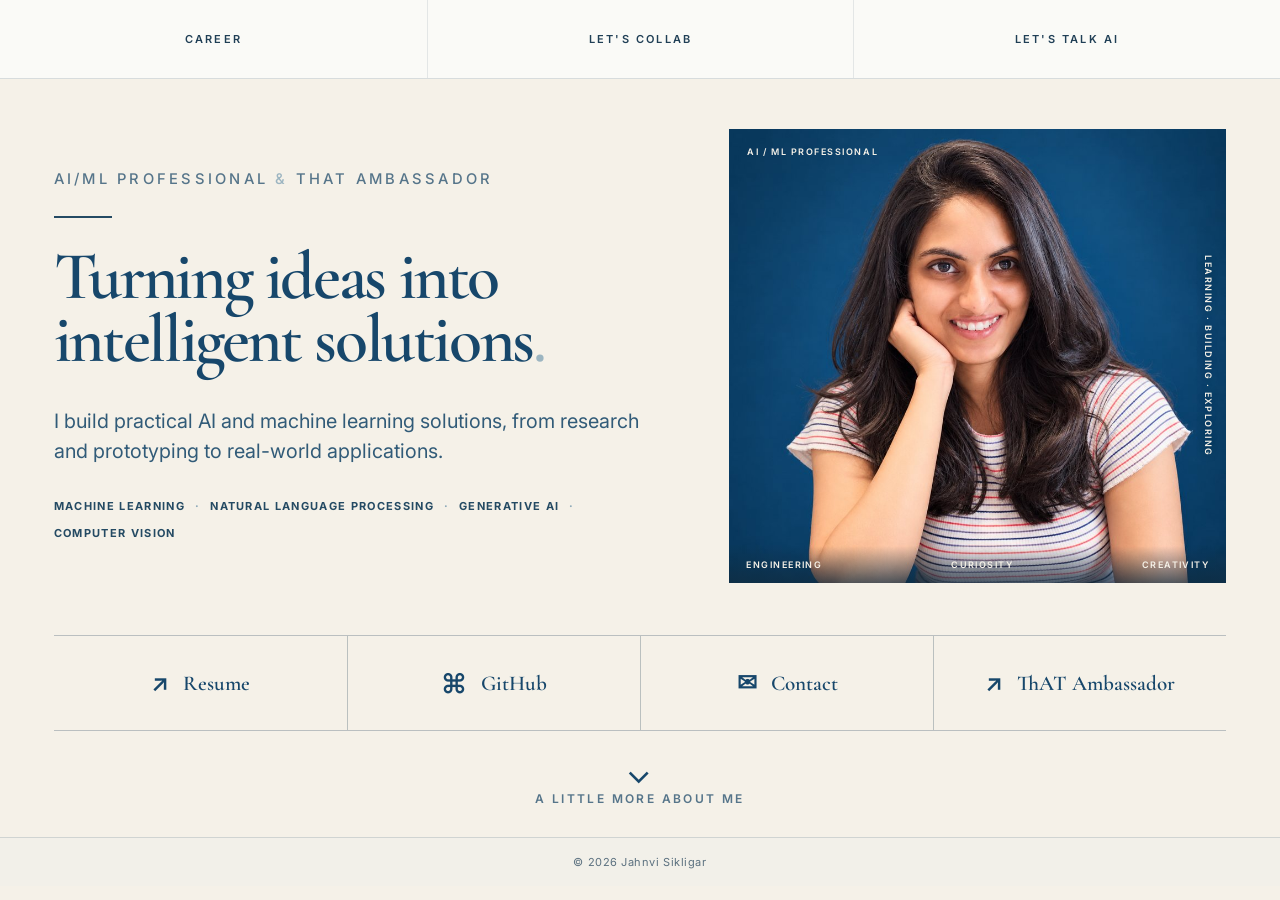
<file: index.html>
<!DOCTYPE html>
<html lang="en">
<head>
    <meta charset="UTF-8">
    <meta name="viewport" content="width=device-width, initial-scale=1.0">
    <title>Jahnvi Sikligar | AI/ML Professional</title>
    <meta name="description" content="Jahnvi Sikligar — AI/ML Professional and ThAT Ambassador. Exploring and building practical AI and machine learning solutions.">
    <link rel="stylesheet" href="css/index_style.css">
</head>
<body>
    <!-- Original navigation: intentionally retained -->
    <header class="site-header">
        <nav class="navbar">
            <div class="nav-links">
                <a href="html/career.html">CAREER</a>
                <a href="html/lets-collab.html">LET'S COLLAB</a>
                <a href="html/lets-talk-ai.html">LET'S TALK AI</a>
            </div>
        </nav>
    </header>

    <main>
        <section class="home-intro" aria-labelledby="hero-title">
            <div class="home-hero">
                <div class="hero-copy">
                    <p class="hero-role">AI/ML Professional <span>&amp;</span> ThAT Ambassador</p>
                    <span class="hero-rule" aria-hidden="true"></span>
                    <h1 id="hero-title">Turning ideas into<br>intelligent solutions<span class="hero-period">.</span></h1>
                    <p class="hero-description">I build practical AI and machine learning solutions, from research and prototyping to real-world applications.</p>
                    <p class="hero-expertise" aria-label="Areas of expertise">
                        <span>MACHINE LEARNING</span><span class="expertise-dot" aria-hidden="true">·</span>
                        <span>NATURAL LANGUAGE PROCESSING</span><span class="expertise-dot" aria-hidden="true">·</span>
                        <span>GENERATIVE AI</span><span class="expertise-dot" aria-hidden="true">·</span>
                        <span>COMPUTER VISION</span>
                    </p>
                </div>

                <div class="hero-portrait">
                    <img id="hero-portrait-image" alt="Jahnvi Sikligar smiling against a deep blue background">
                    <span class="portrait-tag portrait-tag-top">AI / ML PROFESSIONAL</span>
                    <span class="portrait-tag portrait-tag-side">LEARNING · BUILDING · EXPLORING</span>
                    <div class="portrait-caption" aria-label="Professional and personal identity">
                        <span>ENGINEERING</span><span>CURIOSITY</span><span>CREATIVITY</span>
                    </div>
                </div>
            </div>

            <nav class="hero-quick-links" aria-label="Quick links">
                <a href="https://drive.google.com/file/d/1fbDe1WRoLAM9IEWH1a6erwaehUJIKIuO/view?usp=sharing" target="_blank" rel="noopener noreferrer"><span class="quick-link-icon" aria-hidden="true">↗</span><span>Resume</span></a>
                <a href="https://github.com/jahnvisikligar" target="_blank" rel="noopener noreferrer"><span class="quick-link-icon quick-link-github" aria-hidden="true">⌘</span><span>GitHub</span></a>
                <a href="html/contact.html"><span class="quick-link-icon" aria-hidden="true">✉</span><span>Contact</span></a>
                <a href="https://www.thinkingaboutthinking.org/fellowshiphub/fellowship/jahnvi-sikligar/feed" target="_blank" rel="noopener noreferrer"><span class="quick-link-icon" aria-hidden="true">↗</span><span>ThAT Ambassador</span></a>
            </nav>

            <button class="about-reveal-trigger" id="about-reveal-trigger" type="button" aria-expanded="false" aria-controls="about-details">
                <span class="reveal-chevron" aria-hidden="true">⌄</span>
                <span>A LITTLE MORE ABOUT ME</span>
            </button>
        </section>

        <div class="about-details" id="about-details" hidden>
            <section class="about-section about-story" aria-labelledby="about-heading">
                <div class="about-section-index">01 <span>/</span> PERSONAL INTRODUCTION</div>
                <div class="about-story-grid">
                    <div class="about-story-heading">
                        <p class="about-kicker">A LITTLE ABOUT ME</p>
                        <h2 id="about-heading">My career began in engineering and testing before I found my way into Artificial Intelligence.</h2>
                    </div>
                    <div class="about-story-copy">
                        <p>I hold a Bachelor’s in Instrumentation Engineering from the University of Mumbai and an MSc in Artificial Intelligence from Queen Mary University of London. Since moving into AI, I’ve had the opportunity to work across Machine Learning, Natural Language Processing, Large Language Models, Computer Vision and Generative AI, building systems across intelligent document processing, conversational AI, computer vision and multimodal applications.</p>
                        <p>What has kept me interested throughout this journey is the opportunity to keep learning by building. I enjoy taking an idea, figuring out how it might work, experimenting with it, and understanding the technology more deeply along the way.</p>
                    </div>
                </div>
            </section>

            <section class="about-section beyond-section" aria-labelledby="beyond-heading">
                <div class="about-section-index">02 <span>/</span> PERSONALITY</div>
                <div class="beyond-grid">
                    <div>
                        <p class="about-kicker">BEYOND WORK</p>
                        <h2 id="beyond-heading">Wacky technophile with a weird sense of humour.</h2>
                    </div>
                    <div class="beyond-copy">
                        <p>I like reading, writing, listening to music, and am always learning something new and growing.</p>
                        <div class="ask-me">
                            <p class="ask-label">💬 Ask me about</p>
                            <div class="topic-list">
                                <span>Technology</span><span>Fashion</span><span>Series</span><span>Harry P0tteR</span><span>Star Wars</span>
                            </div>
                        </div>
                    </div>
                </div>
            </section>

            <section class="about-section currently-section" aria-labelledby="currently-heading">
                <div class="about-section-index">03 <span>/</span> RIGHT NOW</div>
                <h2 id="currently-heading">CURRENTLY</h2>
                <div class="currently-grid">
                    <article class="currently-item"><span class="currently-number">01</span><h3>EXPLORING</h3><p>Multimodal AI, Generative AI, computer vision and intelligent document processing.</p></article>
                    <article class="currently-item"><span class="currently-number">02</span><h3>BUILDING &amp; LEARNING</h3><p>Continuing to build, experiment and learn through AI projects and research-driven exploration.</p></article>
                    <article class="currently-item"><span class="currently-number">03</span><h3>CONTRIBUTING</h3><p>Contributing to interdisciplinary conversations around AI through Thinking About Thinking.</p></article>
                </div>
            </section>
        </div>
    </main>

    <!-- Original footer: intentionally retained -->
    <footer class="site-footer">
        <p>© 2026 Jahnvi Sikligar</p>
    </footer>

    <script src="assets/hero-portrait.js"></script>
    <script>
        (() => {
            const portrait = document.getElementById("hero-portrait-image");
            if (portrait && window.heroPortraitData) portrait.src = window.heroPortraitData;

            const trigger = document.getElementById("about-reveal-trigger");
            const details = document.getElementById("about-details");
            if (!trigger || !details) return;

            trigger.addEventListener("click", () => {
                if (trigger.getAttribute("aria-expanded") === "true") return;
                details.hidden = false;
                trigger.setAttribute("aria-expanded", "true");
                trigger.classList.add("is-open");

                requestAnimationFrame(() => {
                    details.classList.add("is-revealed");
                    if (!window.matchMedia("(prefers-reduced-motion: reduce)").matches) {
                        window.setTimeout(() => details.scrollIntoView({behavior: "smooth", block: "start"}), 180);
                    } else {
                        details.scrollIntoView({behavior: "auto", block: "start"});
                    }
                });
            });
        })();
    </script>
</body>
</html>
</file>
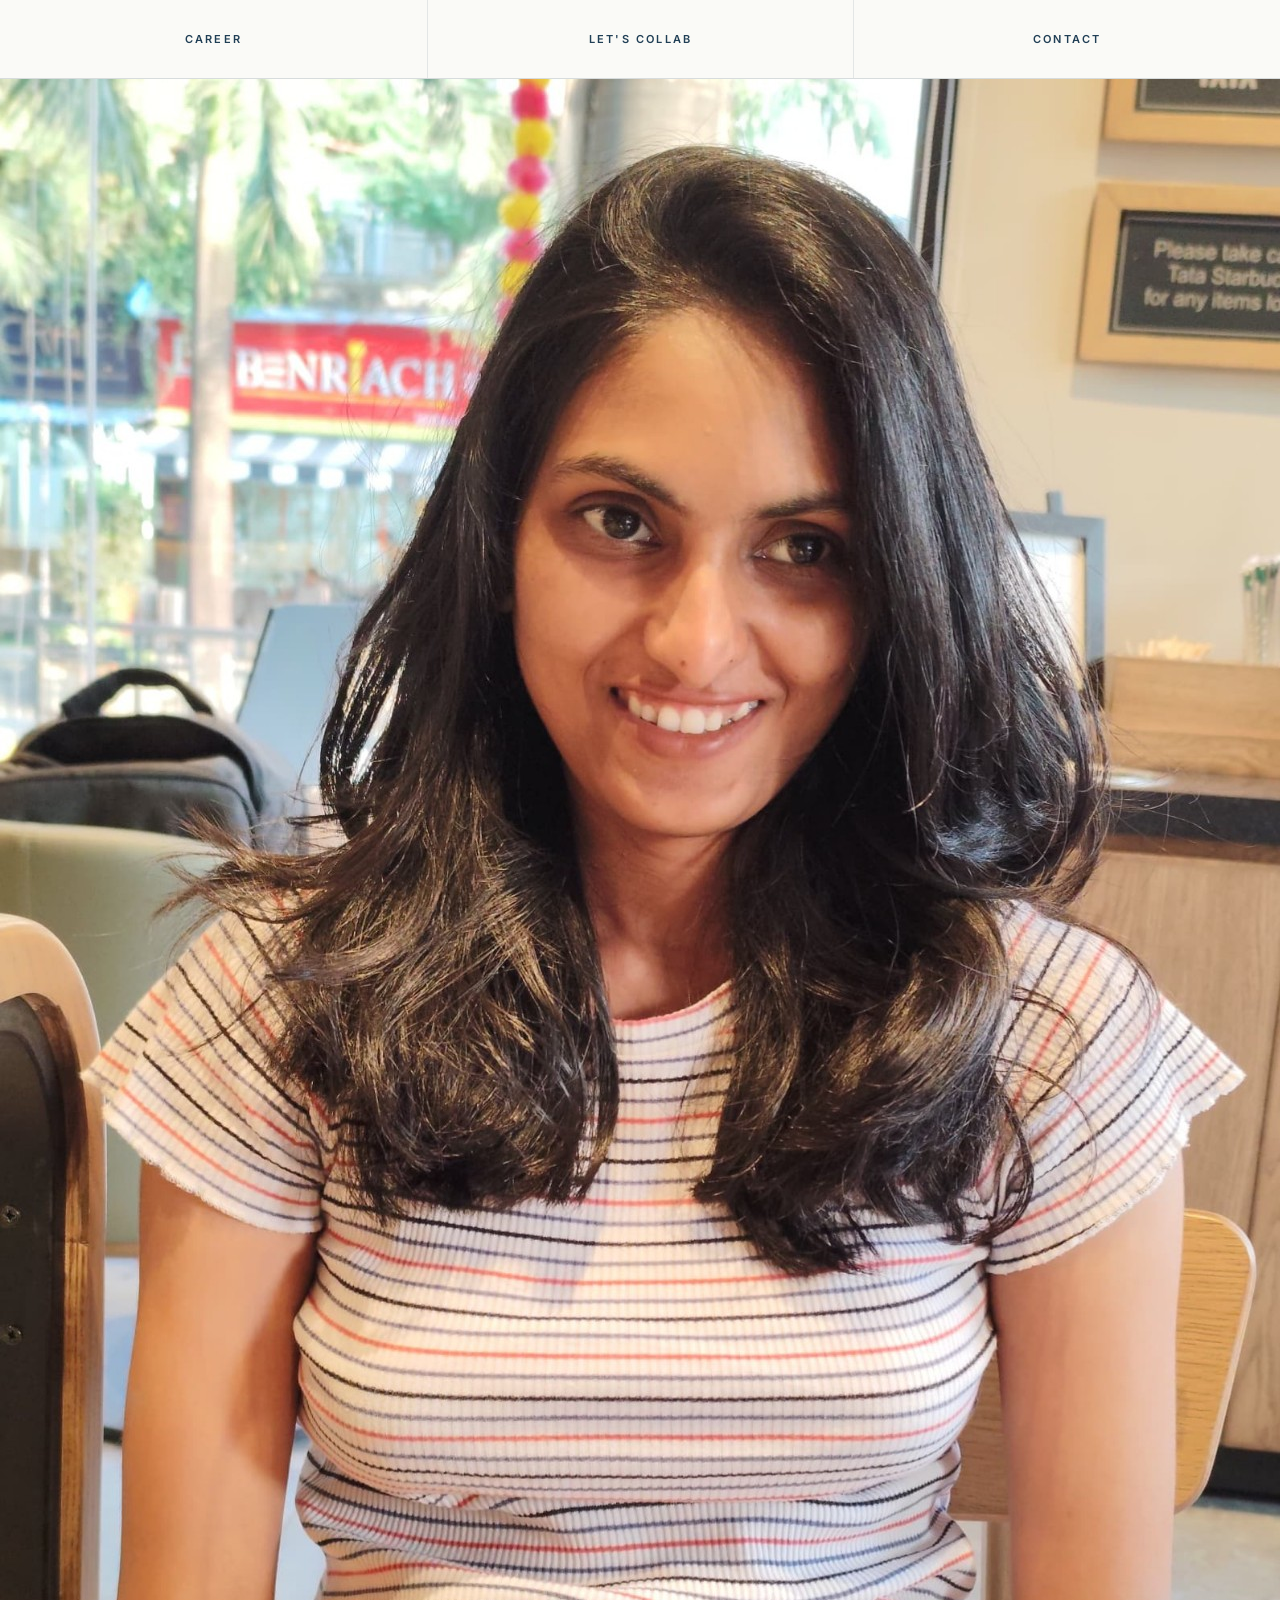
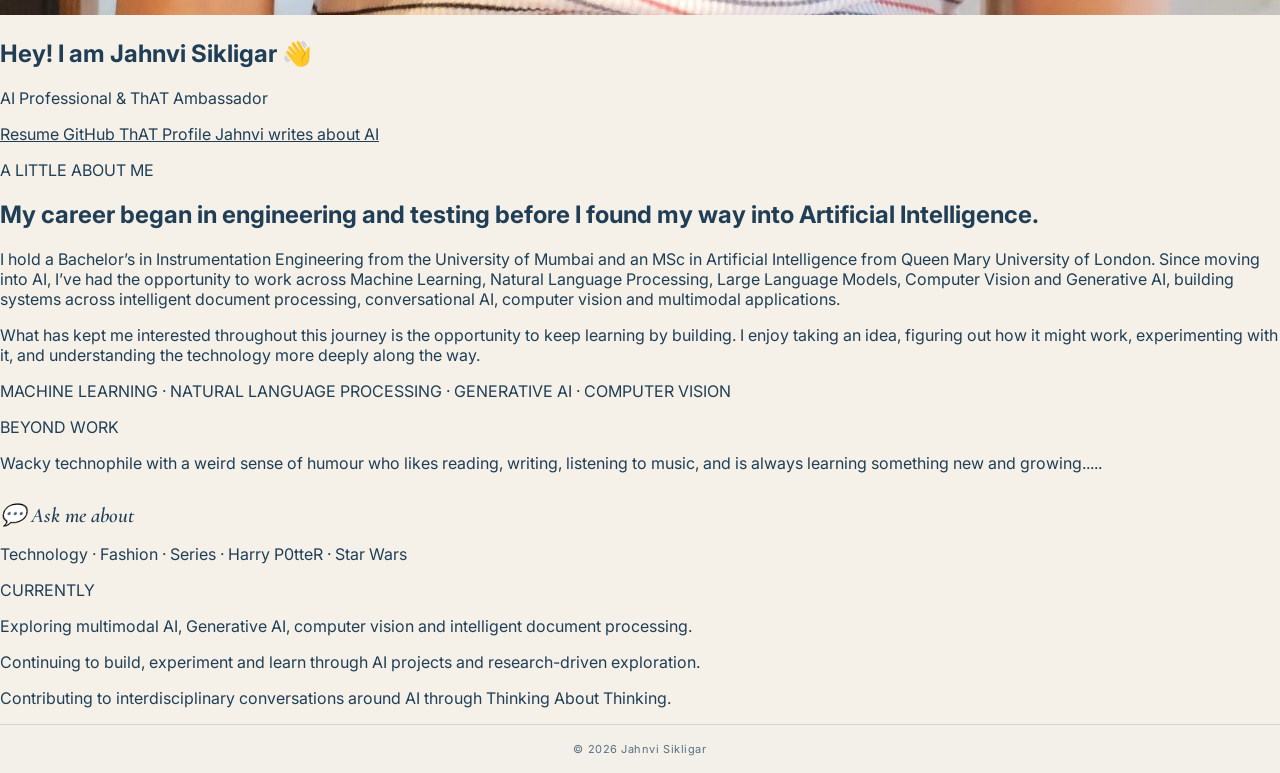
<file: html/index.html>
<!DOCTYPE html>
<html lang="en">
<head>
    <meta charset="UTF-8">
    <meta name="viewport" content="width=device-width, initial-scale=1.0">
    <title>Jahnvi Sikligar | AI Professional</title>
    <meta name="description" content="Jahnvi Sikligar — AI Professional, Data Scientist, ML Engineer and ThAT Ambassador.">
    <link rel="stylesheet" href="../css/index_style.css">
</head>
<body>

    <header class="site-header">
        <nav class="navbar">
            <div class="nav-links">
                <a href="career.html">CAREER</a>
                <a href="lets-collab.html">LET'S COLLAB</a>
                <a href="contact.html">CONTACT</a>
            </div>
        </nav>
    </header>

    <main>
        <section class="landing">

            <div class="landing-left">
                <div class="profile-content">

                    <div class="portrait-area">

                        <div class="profile-image-wrapper">
                            <img
                                id="profile-photo"
                                alt="Jahnvi Sikligar"
                                class="profile-image"
                            >
                        </div>

                    </div>

                    <div class="profile-introduction">
                        <h1>Hey! I am Jahnvi Sikligar 👋</h1>
                        <p class="profile-role">AI Professional &amp; ThAT Ambassador</p>
                    </div>

                    <div class="profile-rule"></div>

                    <div class="profile-links">

                        <a
                            href="https://drive.google.com/file/d/1fbDe1WRoLAM9IEWH1a6erwaehUJIKIuO/view?usp=sharing"
                            target="_blank"
                            rel="noopener noreferrer"
                            aria-label="Resume"
                        >
                            <span>Resume</span>
                        </a>

                        <a
                            href="https://github.com/jahnvisikligar"
                            target="_blank"
                            rel="noopener noreferrer"
                            aria-label="GitHub"
                        >
                            <span>GitHub</span>
                        </a>

                        <a
                            href="https://www.thinkingaboutthinking.org/fellowshiphub/fellowship/jahnvi-sikligar/feed"
                            target="_blank"
                            rel="noopener noreferrer"
                            aria-label="ThAT Profile"
                        >
                            <span>ThAT Profile</span>
                        </a>

                        <a
                            href="https://jahnviwritesaboutai.hashnode.dev/"
                            target="_blank"
                            rel="noopener noreferrer"
                            aria-label="Jahnvi writes about AI blog"
                        >
                            <span>Jahnvi writes about AI</span>
                        </a>

                    </div>

                </div>
            </div>


            <div class="landing-right">
                <div class="about-content">

                    <p class="about-eyebrow">A LITTLE ABOUT ME</p>

                    <h2>
                        <span>My career began in engineering</span>
                        <span>and testing before I found my</span>
                        <span>way into Artificial Intelligence.</span>
                    </h2>

                    <div class="about-text">

                        <p>
                            I hold a Bachelor’s in Instrumentation Engineering from the University of Mumbai
                            and an MSc in Artificial Intelligence from Queen Mary University of London.
                            Since moving into AI, I’ve had the opportunity to work across Machine Learning,
                            Natural Language Processing, Large Language Models, Computer Vision and Generative AI,
                            building systems across intelligent document processing, conversational AI,
                            computer vision and multimodal applications.
                        </p>

                        <p>
                            What has kept me interested throughout this journey is the opportunity to keep learning by building.
                            I enjoy taking an idea, figuring out how it might work, experimenting with it, and understanding
                            the technology more deeply along the way.
                        </p>

                    </div>


                    <div class="expertise" aria-label="Areas of expertise">
                        <span>MACHINE LEARNING</span>
                        <span class="expertise-separator" aria-hidden="true">·</span>
                        <span>NATURAL LANGUAGE PROCESSING</span>
                        <span class="expertise-separator" aria-hidden="true">·</span>
                        <span>GENERATIVE AI</span>
                        <span class="expertise-separator" aria-hidden="true">·</span>
                        <span>COMPUTER VISION</span>
                    </div>


                    <div class="lower-content">

                        <div class="beyond-work">

                            <p class="section-label">BEYOND WORK</p>

                            <p class="personal-note">
                                Wacky technophile with a weird sense of humour who likes reading,
                                writing, listening to music, and is always learning something new and growing.....
                            </p>

                            <div class="ask-me">

                                <p class="ask-label">💬 Ask me about</p>

                                <p class="ask-topics">
                                    Technology · Fashion · Series · Harry P0tteR · Star Wars
                                </p>

                            </div>

                        </div>


                        <div class="currently">

                            <p class="section-label">CURRENTLY</p>

                            <div class="current-items">

                                <div class="current-item">
                                    <p>
                                        Exploring multimodal AI, Generative AI, computer vision
                                        and intelligent document processing.
                                    </p>
                                </div>

                                <div class="current-item">
                                    <p>
                                        Continuing to build, experiment and learn through
                                        AI projects and research-driven exploration.
                                    </p>
                                </div>

                                <div class="current-item">
                                    <p>
                                        Contributing to interdisciplinary conversations around
                                        AI through Thinking About Thinking.
                                    </p>
                                </div>

                            </div>

                        </div>

                    </div>

                </div>
            </div>

        </section>
    </main>

    <footer class="site-footer">
        <p>© 2026 Jahnvi Sikligar</p>
    </footer>

    <script src="../assets/profile-image.js"></script>
    <script>
        document.getElementById("profile-photo").src = window.profileImageData;
    </script>
    <script src="../assets/profile-image.js"></script>
    <script>
        const profilePhoto = document.getElementById("profile-photo");
        if (profilePhoto && window.profileImageData) {
            profilePhoto.src = window.profileImageData;
        }
    </script>
    <!--<script src="../js/script.js"></script>-->
</body>
</html>
</file>
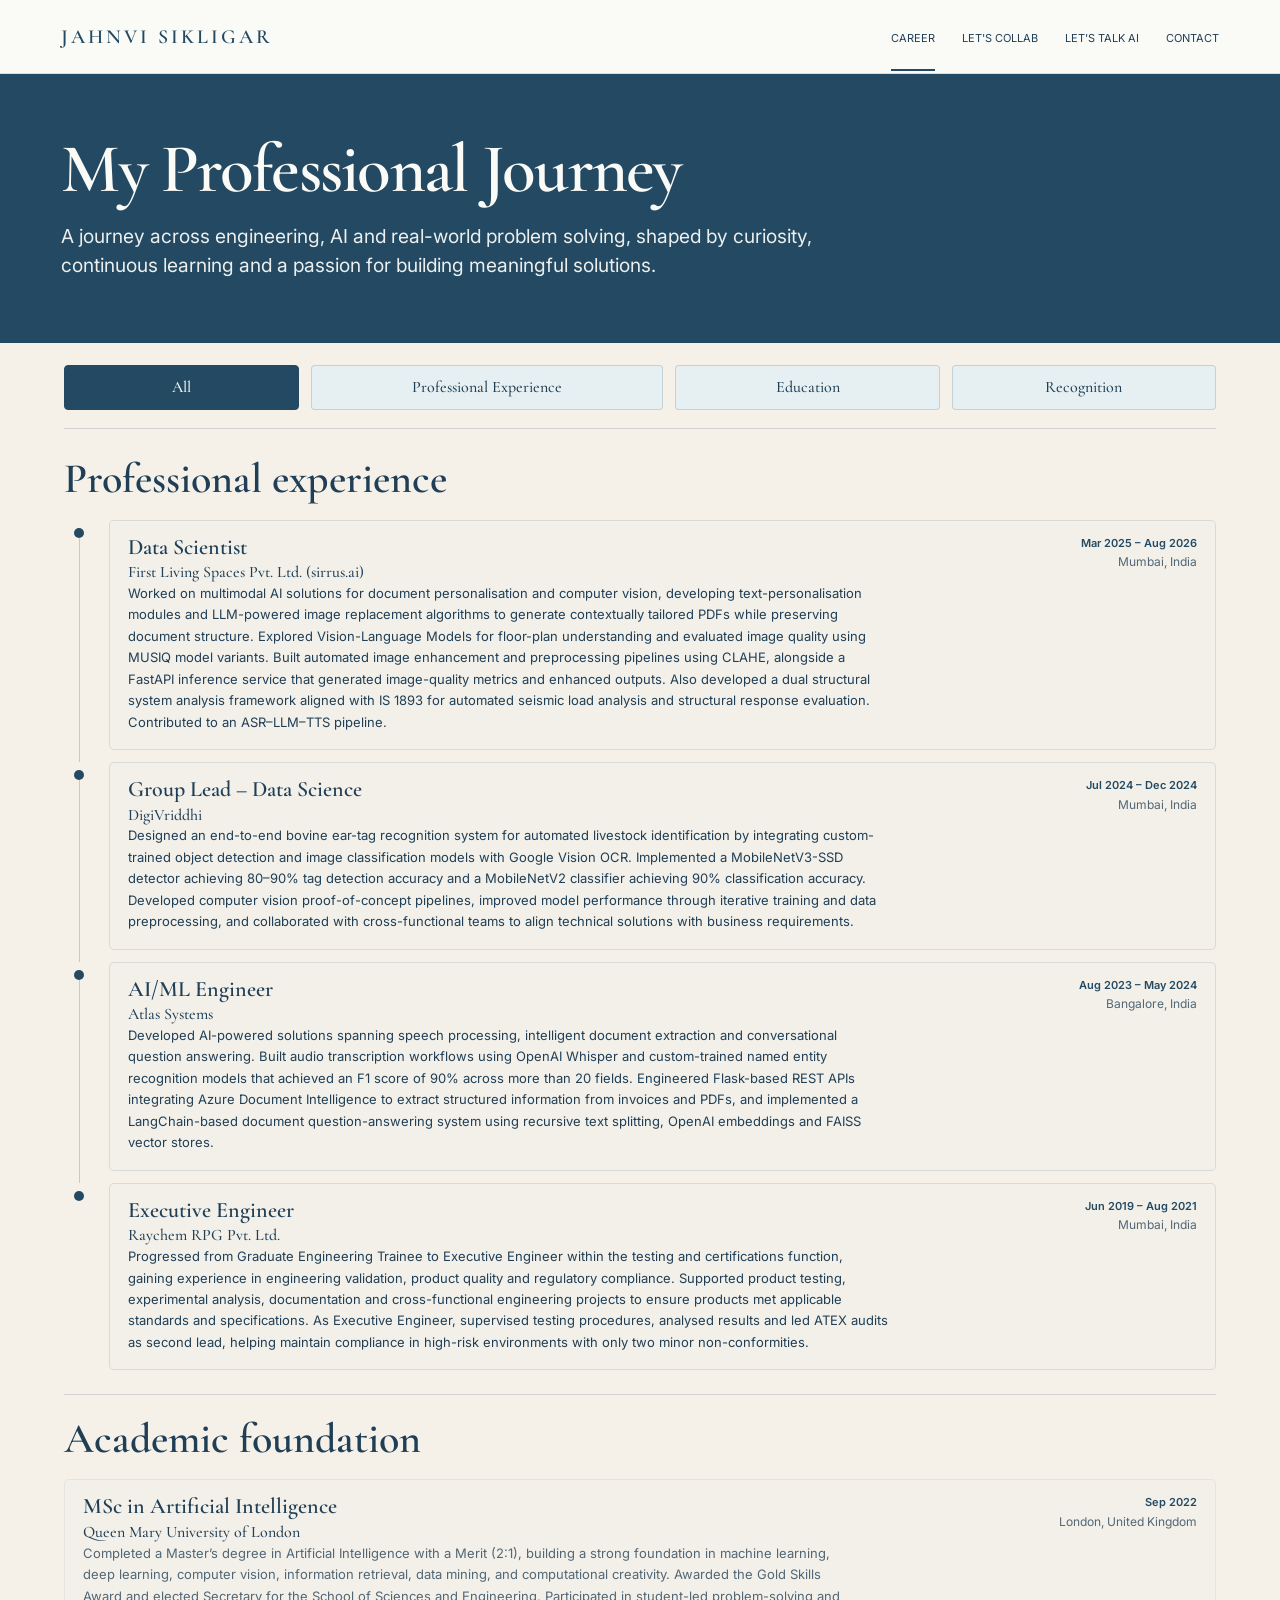
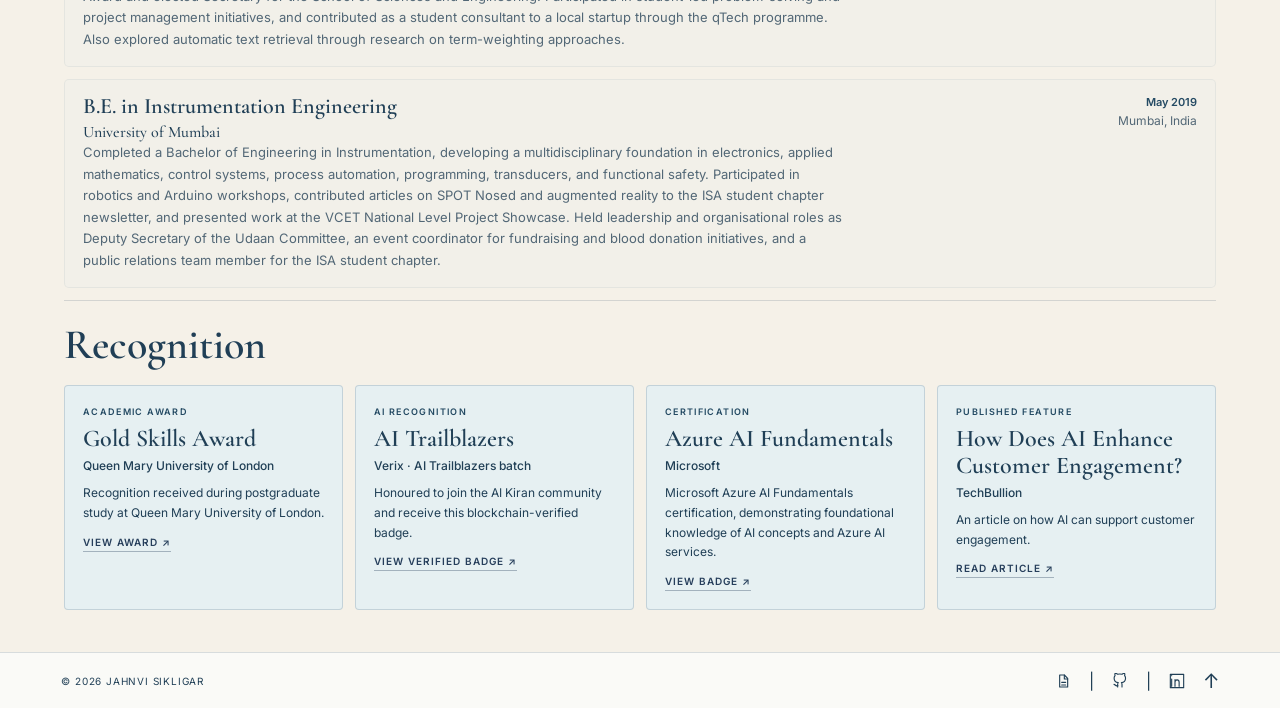
<file: html/career.html>
<!DOCTYPE html>
<html lang="en">
<head>
    <meta charset="UTF-8">
    <meta name="viewport" content="width=device-width, initial-scale=1.0">
    <title>My Professional Journey | Jahnvi Sikligar</title>
    <meta name="description" content="Jahnvi Sikligar’s professional journey across engineering, machine learning, and artificial intelligence.">
    <link rel="stylesheet" href="../css/career_style.css">
    <link rel="preconnect" href="https://fonts.googleapis.com">
    <link rel="preconnect" href="https://fonts.gstatic.com" crossorigin>
    <link href="https://fonts.googleapis.com/css2?family=Cormorant+Garamond:wght@500;600;700&family=Inter:wght@400;500;600;700&display=swap" rel="stylesheet">

</head>
<body id="top">
    <header class="career-header">
        <div class="career-header-inner">
            <a class="site-brand" href="../index.html" aria-label="Jahnvi Sikligar home">JAHNVI SIKLIGAR</a>
            <nav class="career-nav-links" aria-label="Main navigation">
                <a href="career.html" aria-current="page">CAREER</a>
                <a href="lets-collab.html">LET'S COLLAB</a>
                <a href="lets-talk-ai.html">LET'S TALK AI</a>
                <a href="contact.html">CONTACT</a>
            </nav>
        </div>
    </header>
    <main>
        <section class="career-hero">
            <div class="career-hero-inner">
                <h1>My Professional Journey</h1>
                <p>A journey across engineering, AI and real-world problem solving, shaped by curiosity, continuous learning and a passion for building meaningful solutions.</p>
            </div>
        </section>

        <div class="career-main">
            <nav class="career-filters" aria-label="Filter career content">
                <button class="career-filter" type="button" data-filter="all" aria-pressed="true">All</button>
                <button class="career-filter" type="button" data-filter="experience" aria-pressed="false">Professional Experience</button>
                <button class="career-filter" type="button" data-filter="education" aria-pressed="false">Education</button>
                <button class="career-filter" type="button" data-filter="recognition" aria-pressed="false">Recognition</button>
            </nav>
            <section class="career-section" data-category="experience" aria-labelledby="experience-heading">
                
                <h2 id="experience-heading">Professional experience</h2>

                <div class="career-timeline">
                    <article class="career-entry">
                        <div class="career-marker" aria-hidden="true"></div>
                        <div class="career-entry-content">
                            <div class="career-entry-head">
                                <div class="career-title-group"><h3>Data Scientist</h3><p class="career-company">First Living Spaces Pvt. Ltd. (sirrus.ai)</p></div>
                                <div class="career-meta"><span class="career-dates">Mar 2025 – Aug 2026</span><span class="career-location">Mumbai, India</span></div>
                            </div>
                            <p class="career-description"> Worked on multimodal AI solutions for document personalisation and computer vision, developing text-personalisation modules and LLM-powered image replacement algorithms to generate contextually tailored PDFs while preserving document structure. Explored Vision-Language Models for floor-plan understanding and evaluated image quality using MUSIQ model variants. Built automated image enhancement and preprocessing pipelines using CLAHE, alongside a FastAPI inference service that generated image-quality metrics and enhanced outputs. Also developed a dual structural system analysis framework aligned with IS 1893 for automated seismic load analysis and structural response evaluation. Contributed to an ASR–LLM–TTS pipeline.</p>
                        </div>
                    </article>

                    <article class="career-entry">
                        <div class="career-marker" aria-hidden="true"></div>
                        <div class="career-entry-content">
                            <div class="career-entry-head">
                                <div class="career-title-group"><h3>Group Lead – Data Science</h3><p class="career-company">DigiVriddhi</p></div>
                                <div class="career-meta"><span class="career-dates">Jul 2024 – Dec 2024</span><span class="career-location">Mumbai, India</span></div>
                            </div>
                            <p class="career-description">Designed an end-to-end bovine ear-tag recognition system for automated livestock identification by integrating custom-trained object detection and image classification models with Google Vision OCR. Implemented a MobileNetV3-SSD detector achieving 80–90% tag detection accuracy and a MobileNetV2 classifier achieving 90% classification accuracy. Developed computer vision proof-of-concept pipelines, improved model performance through iterative training and data preprocessing, and collaborated with cross-functional teams to align technical solutions with business requirements.</p>
                        </div>
                    </article>

                    <article class="career-entry">
                        <div class="career-marker" aria-hidden="true"></div>
                        <div class="career-entry-content">
                            <div class="career-entry-head">
                                <div class="career-title-group"><h3>AI/ML Engineer</h3><p class="career-company">Atlas Systems</p></div>
                                <div class="career-meta"><span class="career-dates">Aug 2023 – May 2024</span><span class="career-location">Bangalore, India</span></div>
                            </div>
                            <p class="career-description">Developed AI-powered solutions spanning speech processing, intelligent document extraction and conversational question answering. Built audio transcription workflows using OpenAI Whisper and custom-trained named entity recognition models that achieved an F1 score of 90% across more than 20 fields. Engineered Flask-based REST APIs integrating Azure Document Intelligence to extract structured information from invoices and PDFs, and implemented a LangChain-based document question-answering system using recursive text splitting, OpenAI embeddings and FAISS vector stores.</p>
                        </div>
                    </article>

                    <article class="career-entry">
                        <div class="career-marker" aria-hidden="true"></div>
                        <div class="career-entry-content">
                            <div class="career-entry-head">
                                <div class="career-title-group"><h3>Executive Engineer</h3><p class="career-company">Raychem RPG Pvt. Ltd.</p></div>
                                <div class="career-meta"><span class="career-dates">Jun 2019 – Aug 2021</span><span class="career-location">Mumbai, India</span></div>
                            </div>
                            <p class="career-description">Progressed from Graduate Engineering Trainee to Executive Engineer within the testing and certifications function, gaining experience in engineering validation, product quality and regulatory compliance. Supported product testing, experimental analysis, documentation and cross-functional engineering projects to ensure products met applicable standards and specifications. As Executive Engineer, supervised testing procedures, analysed results and led ATEX audits as second lead, helping maintain compliance in high-risk environments with only two minor non-conformities.</p>
                        </div>
                    </article>
                </div>
            </section>

            <section class="career-section" data-category="education" aria-labelledby="education-heading">
                
                <h2 id="education-heading">Academic foundation</h2>

                <article class="education-entry">
                    <div class="career-entry-head">
                        <div class="career-title-group"><h3>MSc in Artificial Intelligence</h3><p class="career-company">Queen Mary University of London</p></div>
                        <div class="career-meta"><span class="career-dates">Sep 2022</span><span class="career-location">London, United Kingdom</span></div>
                    </div>
                    <p class="career-description">Completed a Master’s degree in Artificial Intelligence with a Merit (2:1), building a strong foundation in machine learning, deep learning, computer vision, information retrieval, data mining, and computational creativity. Awarded the Gold Skills Award and elected Secretary for the School of Sciences and Engineering. Participated in student-led problem-solving and project management initiatives, and contributed as a student consultant to a local startup through the qTech programme. Also explored automatic text retrieval through research on term-weighting approaches.</p>
                </article>

                <article class="education-entry">
                    <div class="career-entry-head">
                        <div class="career-title-group"><h3>B.E. in Instrumentation Engineering</h3><p class="career-company">University of Mumbai</p></div>
                        <div class="career-meta"><span class="career-dates">May 2019</span><span class="career-location">Mumbai, India</span></div>
                    </div>
                    <p class="career-description">Completed a Bachelor of Engineering in Instrumentation, developing a multidisciplinary foundation in electronics, applied mathematics, control systems, process automation, programming, transducers, and functional safety. Participated in robotics and Arduino workshops, contributed articles on SPOT Nosed and augmented reality to the ISA student chapter newsletter, and presented work at the VCET National Level Project Showcase. Held leadership and organisational roles as Deputy Secretary of the Udaan Committee, an event coordinator for fundraising and blood donation initiatives, and a public relations team member for the ISA student chapter.</p>
                </article>
            </section>

            <section class="career-section" data-category="recognition" aria-labelledby="recognition-heading">
                <h2 id="recognition-heading">Recognition</h2>
                <div class="recognition-grid">
                    <article class="recognition-item">
                        <p class="recognition-type">Academic award</p>
                        <h3>Gold Skills Award</h3>
                        <p class="recognition-source">Queen Mary University of London</p>
                        <p class="recognition-description">Recognition received during postgraduate study at Queen Mary University of London.</p>
                        <a class="recognition-link" href="https://drive.google.com/file/d/1BfCnkuPIzH2Nwl4P8Yko8TwDNXkxRJ9M/view?usp=sharing" target="_blank" rel="noopener noreferrer">View award ↗</a>
                    </article>
                    <article class="recognition-item">
                        <p class="recognition-type">AI recognition</p>
                        <h3>AI Trailblazers</h3>
                        <p class="recognition-source">Verix · AI Trailblazers batch</p>
                        <p class="recognition-description">Honoured to join the AI Kiran community and receive this blockchain-verified badge.</p>
                        <a class="recognition-link" href="https://www.verix.io/credential/4b5b8133-9b12-4dad-a160-97ec730531eb/" target="_blank" rel="noopener noreferrer">View verified badge ↗</a>
                    </article>
                    <article class="recognition-item">
                        <p class="recognition-type">Certification</p>
                        <h3>Azure AI Fundamentals</h3>
                        <p class="recognition-source">Microsoft</p>
                        <p class="recognition-description">Microsoft Azure AI Fundamentals certification, demonstrating foundational knowledge of AI concepts and Azure AI services.</p>
                        <a class="recognition-link" href="https://www.credly.com/badges/301af393-5d1e-4ff3-8fff-73c11e5fbaa4/public_url" target="_blank" rel="noopener noreferrer">View badge ↗</a>
                    </article>
                    <article class="recognition-item">
                        <p class="recognition-type">Published feature</p>
                        <h3>How Does AI Enhance Customer Engagement?</h3>
                        <p class="recognition-source">TechBullion</p>
                        <p class="recognition-description">An article on how AI can support customer engagement.</p>
                        <a class="recognition-link" href="https://techbullion.com/how-does-ai-enhance-customer-engagement/" target="_blank" rel="noopener noreferrer">Read article ↗</a>
                    </article>
                </div>
            </section>
        </div>
    </main>

    <script>
        (() => {
            const filters = Array.from(document.querySelectorAll(".career-filter"));
            const sections = Array.from(document.querySelectorAll(".career-section[data-category]"));
            filters.forEach((button) => {
                button.addEventListener("click", () => {
                    const selected = button.dataset.filter;
                    filters.forEach((item) => item.setAttribute("aria-pressed", String(item === button)));
                    sections.forEach((section) => {
                        section.hidden = selected !== "all" && section.dataset.category !== selected;
                    });
                });
            });
        })();
    </script>
    <footer class="career-footer">
        <p>© 2026 Jahnvi Sikligar</p>
        <nav class="career-footer-links" aria-label="Quick links">
            <a href="https://drive.google.com/file/d/1fbDe1WRoLAM9IEWH1a6erwaehUJIKIuO/view?usp=sharing" target="_blank" rel="noopener noreferrer" aria-label="Resume" title="Resume"><svg viewBox="0 0 24 24" aria-hidden="true"><path d="M7 3h7l5 5v13H7z"/><path d="M14 3v6h5M10 14h6M10 18h6"/></svg></a>
            <span aria-hidden="true">|</span>
            <a href="https://github.com/jahnvisikligar" target="_blank" rel="noopener noreferrer" aria-label="GitHub" title="GitHub"><svg viewBox="0 0 24 24" aria-hidden="true"><path d="M9 19c-4 1.3-4-2-6-2m12 4v-3.9a3.4 3.4 0 0 0-.9-2.7c3-.3 6.2-1.5 6.2-6.7a5.2 5.2 0 0 0-1.4-3.6 4.8 4.8 0 0 0-.1-3.6s-1.1-.4-3.7 1.4a13 13 0 0 0-6.7 0C5.8.1 4.7.5 4.7.5a4.8 4.8 0 0 0-.1 3.6 5.2 5.2 0 0 0-1.4 3.6c0 5.2 3.2 6.4 6.2 6.7a3.4 3.4 0 0 0-.9 2.7V21"/></svg></a>
            <span aria-hidden="true">|</span>
            <a href="https://www.linkedin.com/in/jahnvi-sikligar" target="_blank" rel="noopener noreferrer" aria-label="LinkedIn" title="LinkedIn"><svg viewBox="0 0 24 24" aria-hidden="true"><path d="M4 9v11M4 4h.01M9 20v-6.2c0-2.2 1.2-3.5 3.1-3.5s3.1 1.3 3.1 3.5V20M9 10v10M2 2h20v20H2z"/></svg></a>
            <a class="back-to-top" href="#top" aria-label="Back to top" title="Back to top">↑</a>
        </nav>
    </footer>
</body>
</html>
</file>
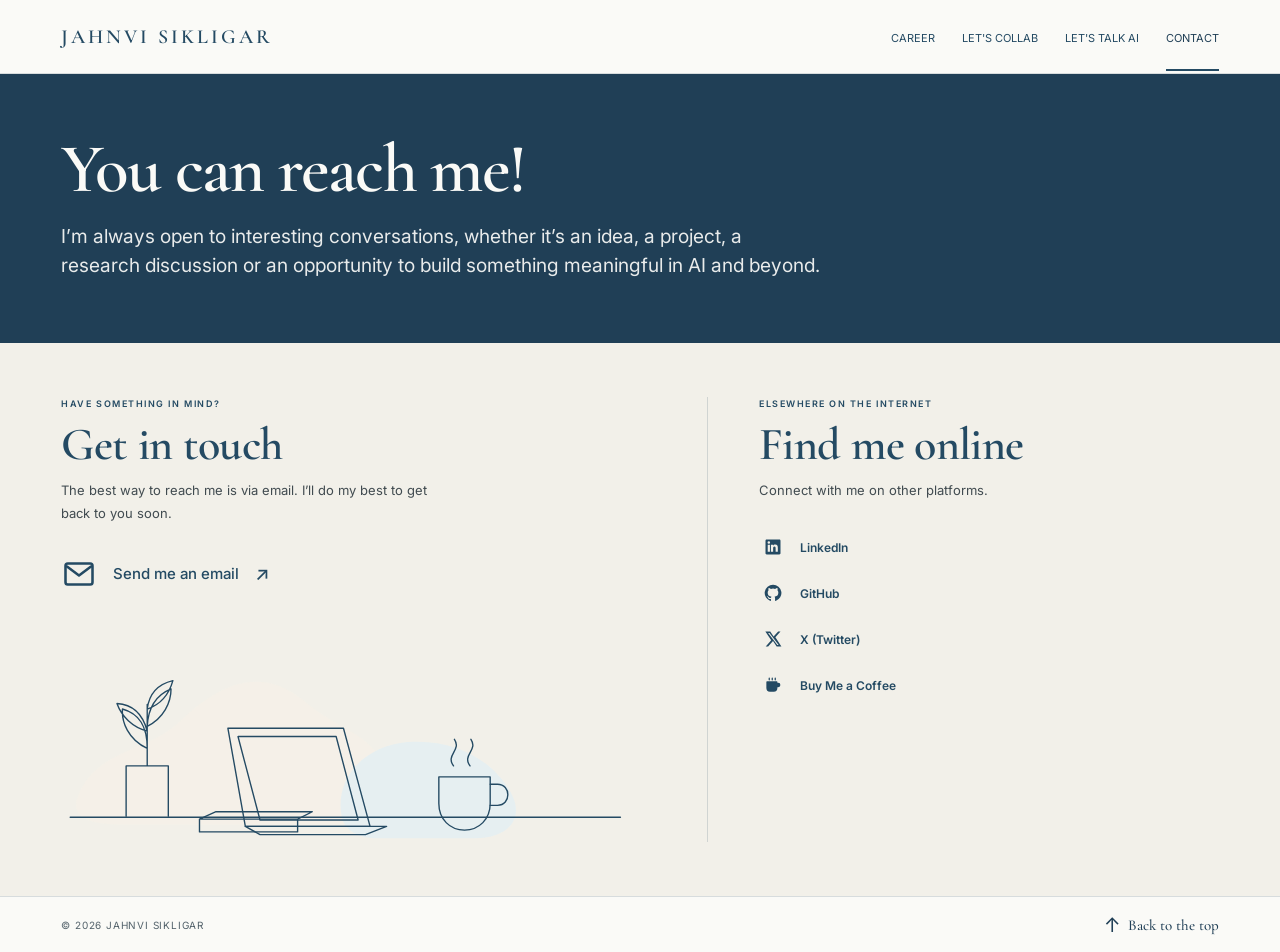
<file: html/contact.html>
<!DOCTYPE html>
<html lang="en">
<head>
    <meta charset="UTF-8">
    <meta name="viewport" content="width=device-width, initial-scale=1.0">
    <title>Contact | Jahnvi Sikligar</title>
    <meta name="description" content="Get in touch with Jahnvi Sikligar to discuss AI, machine learning, research, collaborations and ideas.">    
    <link rel="preconnect" href="https://fonts.googleapis.com">
    <link rel="preconnect" href="https://fonts.gstatic.com" crossorigin>
    <link href="https://fonts.googleapis.com/css2?family=Cormorant+Garamond:wght@500;600;700&family=Inter:wght@400;500;600;700&display=swap" rel="stylesheet">
    <link rel="stylesheet" href="../css/contact_style.css">
</head>
<body class="contact-page" id="top">
    <header class="contact-header">
        <div class="contact-header-inner">
            <a class="contact-brand" href="../index.html" aria-label="Jahnvi Sikligar homepage">JAHNVI SIKLIGAR</a>
            <nav class="contact-nav-links" aria-label="Main navigation">
                <a href="career.html">CAREER</a>
                <a href="lets-collab.html">LET'S COLLAB</a>
                <a href="lets-talk-ai.html">LET'S TALK AI</a>
                <a href="contact.html" aria-current="page">CONTACT</a>
            </nav>
        </div>
    </header>

    <main>
        <section class="contact-hero" aria-labelledby="contact-hero-title">
            <div class="contact-hero-inner">
                <h1 id="contact-hero-title">You can reach me!</h1>
                <p class="contact-hero-copy">
                    I’m always open to interesting conversations, whether it’s an idea,
                    a project, a research discussion or an opportunity to build something
                    meaningful in AI and beyond.
                </p>
            </div>
        </section>

        <section class="contact-main" aria-label="Contact Jahnvi">
            <div class="contact-email-section">
                <p class="contact-section-label">HAVE SOMETHING IN MIND?</p>
                <h2>Get in touch</h2>
                <p class="contact-section-intro">
                    The best way to reach me is via email. I’ll do my best to get back to you soon.
                </p>

                <a class="contact-email-cta" href="mailto:jahnvisikligar@gmail.com">
                    <svg viewBox="0 0 24 24" fill="none" stroke="currentColor" stroke-width="1.7" stroke-linecap="round" stroke-linejoin="round" aria-hidden="true">
                        <rect x="3" y="5" width="18" height="14" rx="1.5"/>
                        <path d="m4 7 8 6 8-6"/>
                    </svg>
                    <span>Send me an email</span>
                    <span class="contact-email-arrow" aria-hidden="true">↗</span>
                </a>

                <div class="contact-desk-illustration" aria-hidden="true">
                    <svg viewBox="0 0 620 230" role="img">
                        <path class="illustration-wash illustration-wash-warm" d="M18 180c20-53 76-48 112-83 44-42 89-60 135-22 38 32 62 31 85 64 27 39-5 69-51 71H72c-32 0-63-3-54-30Z"/>
                        <path class="illustration-wash illustration-wash-blue" d="M306 201c-8-42 25-77 72-81 53-4 94 21 113 56 15 28-4 49-40 49H345c-20 0-36-8-39-24Z"/>
                        <path class="illustration-line" d="M10 202H610"/>
                        <path class="illustration-line" d="M71 201V146h46v55M94 146V79m0 48c-21-10-28-29-27-43 18 5 27 18 27 43Zm0-24c18-9 26-26 26-41-17 7-25 20-26 41Zm0 5c-16-4-28-16-33-30 17 1 28 11 33 30Zm0-24c15-5 24-17 28-31-17 4-26 15-28 31Z"/>
                        <path class="illustration-line" d="M182 105h126l29 107H201Z"/>
                        <path class="illustration-line" d="M193 114h107l24 91H217Z"/>
                        <path class="illustration-line" d="M201 212h154l-23 9H217Z"/>
                        <path class="illustration-line" d="M151 204h107v14H151zM151 204l18-8h105l-16 8"/>
                        <path class="illustration-line" d="M412 158h56v29c0 17-12 29-28 29s-28-12-28-29Z"/>
                        <path class="illustration-line" d="M468 166h8c15 0 15 23 0 23h-8M428 146c-9-12 9-17 1-29m17 29c-9-12 9-17 1-29"/>
                    </svg>
                </div>
            </div>

            <aside class="contact-details-section" aria-labelledby="contact-details-title">
                <p class="contact-section-label">ELSEWHERE ON THE INTERNET</p>
                <h2 id="contact-details-title">Find me online</h2>
                <p class="contact-section-intro">
                    Connect with me on other platforms.
                </p>

                <div class="contact-links">

                    <a class="contact-link" href="https://www.linkedin.com/in/jahnvi-sikligar" target="_blank" rel="noopener noreferrer" aria-label="LinkedIn profile" title="LinkedIn">
                        <span class="contact-link-icon" aria-hidden="true"><svg viewBox="0 0 24 24" fill="currentColor">
                            <path d="M20.45 2H3.55C2.69 2 2 2.68 2 3.52v16.96c0 .84.69 1.52 1.55 1.52h16.9c.86 0 1.55-.68 1.55-1.52V3.52c0-.84-.69-1.52-1.55-1.52ZM7.93 18.45H4.96V9h2.97v9.45ZM6.45 7.71a1.72 1.72 0 1 1 0-3.44 1.72 1.72 0 0 1 0 3.44Zm12 10.74h-2.96v-4.6c0-1.1-.02-2.51-1.53-2.51-1.53 0-1.77 1.2-1.77 2.43v4.68H9.23V9h2.84v1.29h.04c.4-.74 1.36-1.52 2.8-1.52 3 0 3.54 1.97 3.54 4.53v5.15Z"/>
                        </svg></span>
                        <span class="contact-link-copy"><span class="contact-link-title">LinkedIn</span></span>
                        <span class="contact-link-arrow" aria-hidden="true">↗</span>
                    </a>

                    <a class="contact-link" href="https://github.com/jahnvisikligar" target="_blank" rel="noopener noreferrer" aria-label="GitHub profile" title="GitHub">
                        <span class="contact-link-icon" aria-hidden="true"><svg viewBox="0 0 24 24" fill="currentColor"><path d="M12 .9a11.1 11.1 0 0 0-3.51 21.63c.56.1.76-.24.76-.54v-2.08c-3.1.67-3.76-1.32-3.76-1.32-.5-1.28-1.24-1.62-1.24-1.62-1.01-.69.08-.68.08-.68 1.12.08 1.71 1.15 1.71 1.15 1 1.7 2.63 1.21 3.27.92.1-.72.39-1.21.71-1.49-2.48-.28-5.09-1.24-5.09-5.52 0-1.22.44-2.21 1.15-2.99-.12-.28-.5-1.42.11-2.96 0 0 .94-.3 3.05 1.14a10.6 10.6 0 0 1 5.55 0c2.11-1.44 3.05-1.14 3.05-1.14.61 1.54.23 2.68.11 2.96.72.78 1.15 1.77 1.15 2.99 0 4.29-2.62 5.24-5.11 5.51.4.35.76 1.03.76 2.08v3.09c0 .3.2.65.77.54A11.1 11.1 0 0 0 12 .9Z"/></svg></span>
                        <span class="contact-link-copy"><span class="contact-link-title">GitHub</span></span><span class="contact-link-arrow" aria-hidden="true">↗</span>
                    </a>

                    <!--
                    <a class="contact-link" href="https://justjahnvi.hashnode.dev/" target="_blank" rel="noopener noreferrer" aria-label="Read Jahnvi's blog" title="Blog">
                        <span class="contact-link-icon" aria-hidden="true"><svg viewBox="0 0 24 24" fill="none" stroke="currentColor" stroke-width="1.7" stroke-linecap="round" stroke-linejoin="round"><path d="M6 3h12v18H6zM9 7h6M9 11h6M9 15h4"/></svg></span>
                        <span class="contact-link-copy"><span class="contact-link-title">Jahnvi writes about AI</span></span><span class="contact-link-arrow" aria-hidden="true">↗</span>
                    </a>
                    
                    <a class="contact-link" href="https://instagram.com/l_t_ai" target="_blank" rel="noopener noreferrer" aria-label="Let's Talk AI on Instagram" title="Instagram">
                        <span class="contact-link-icon" aria-hidden="true"><svg viewBox="0 0 24 24" fill="none" stroke="currentColor" stroke-width="1.7"><rect x="3" y="3" width="18" height="18" rx="5"/><circle cx="12" cy="12" r="4"/><circle cx="17.5" cy="6.5" r="1" fill="currentColor" stroke="none"/></svg></span>
                        <span class="contact-link-copy"><span class="contact-link-title">Instagram · Let’s Talk AI</span></span><span class="contact-link-arrow" aria-hidden="true">↗</span>
                    </a>
                    
                    <a class="contact-link" href="https://www.threads.net/@l_t_ai" target="_blank" rel="noopener noreferrer" aria-label="Let's Talk AI on Threads" title="Threads">
                        <span class="contact-link-icon" aria-hidden="true"><svg viewBox="0 0 24 24" fill="none" stroke="currentColor" stroke-width="1.7" stroke-linecap="round"><path d="M18.2 11.3c-.2-4.1-2.4-6.5-6.2-6.5-4.1 0-6.7 2.8-6.7 7.3 0 4.6 2.5 7.2 6.5 7.2 3 0 5-1.6 5-4.1 0-2.2-1.5-3.5-4-3.5-2 0-3.2 1-3.2 2.5 0 1.2.9 2 2.1 2 2.1 0 3.1-2.4 2.7-5.6-.4-2.9-1.8-4.2-3.9-4.2"/></svg></span>
                        <span class="contact-link-copy"><span class="contact-link-title">Threads · Let’s Talk AI</span></span><span class="contact-link-arrow" aria-hidden="true">↗</span>
                    </a>

                    <a class="contact-link" href="https://youtube.com/@jahnvisikligar7397" target="_blank" rel="noopener noreferrer" aria-label="Jahnvi Sikligar on YouTube" title="YouTube">
                        <span class="contact-link-icon" aria-hidden="true"><svg viewBox="0 0 24 24" fill="currentColor"><path d="M23.5 6.2a3 3 0 0 0-2.1-2.1C19.5 3.6 12 3.6 12 3.6s-7.5 0-9.4.5A3 3 0 0 0 .5 6.2 31 31 0 0 0 0 12a31 31 0 0 0 .5 5.8 3 3 0 0 0 2.1 2.1c1.9.5 9.4.5 9.4.5s7.5 0 9.4-.5a3 3 0 0 0 2.1-2.1A31 31 0 0 0 24 12a31 31 0 0 0-.5-5.8ZM9.6 15.6V8.4l6.2 3.6-6.2 3.6Z"/></svg></span>
                        <span class="contact-link-copy"><span class="contact-link-title">YouTube</span></span><span class="contact-link-arrow" aria-hidden="true">↗</span>
                    </a>
                    -->

                    <a class="contact-link" href="https://x.com/JanR0x11" target="_blank" rel="noopener noreferrer" aria-label="Jahnvi on X" title="X">
                        <span class="contact-link-icon" aria-hidden="true"><svg viewBox="0 0 24 24" fill="currentColor"><path d="M18.9 2H22l-6.8 7.8L23.2 22h-6.3L12 14.6 5.5 22H2.3l7.3-8.4L1.8 2h6.5l4.5 6.8L18.9 2Zm-1.1 18h1.7L7.3 3.9H5.5L17.8 20Z"/></svg></span>
                        <span class="contact-link-copy"><span class="contact-link-title">X (Twitter)</span></span><span class="contact-link-arrow" aria-hidden="true">↗</span>
                    </a>
                    
                    <a class="contact-link" href="https://buymeacoffee.com/jahnvis07" target="_blank" rel="noopener noreferrer" aria-label="Buy Jahnvi a coffee" title="Buy Me a Coffee">
                        <span class="contact-link-icon" aria-hidden="true"><svg viewBox="0 0 24 24" fill="none" stroke="currentColor" stroke-width="1.7" stroke-linecap="round" stroke-linejoin="round"><path d="M4 8h13v8a4 4 0 0 1-4 4H8a4 4 0 0 1-4-4V8Z"/><path d="M17 10h2a2 2 0 1 1 0 4h-2M7 3v2M11 3v2M15 3v2"/></svg></span>
                        <span class="contact-link-copy"><span class="contact-link-title">Buy Me a Coffee</span></span><span class="contact-link-arrow" aria-hidden="true">↗</span>
                    </a>
                </div>
            </aside>
        </section>
    </main>

    <footer class="contact-footer">
        <p>© 2026 Jahnvi Sikligar</p>
        <a href="#top"><span aria-hidden="true">↑</span> Back to the top</a>
    </footer>
</body>
</html>
</file>
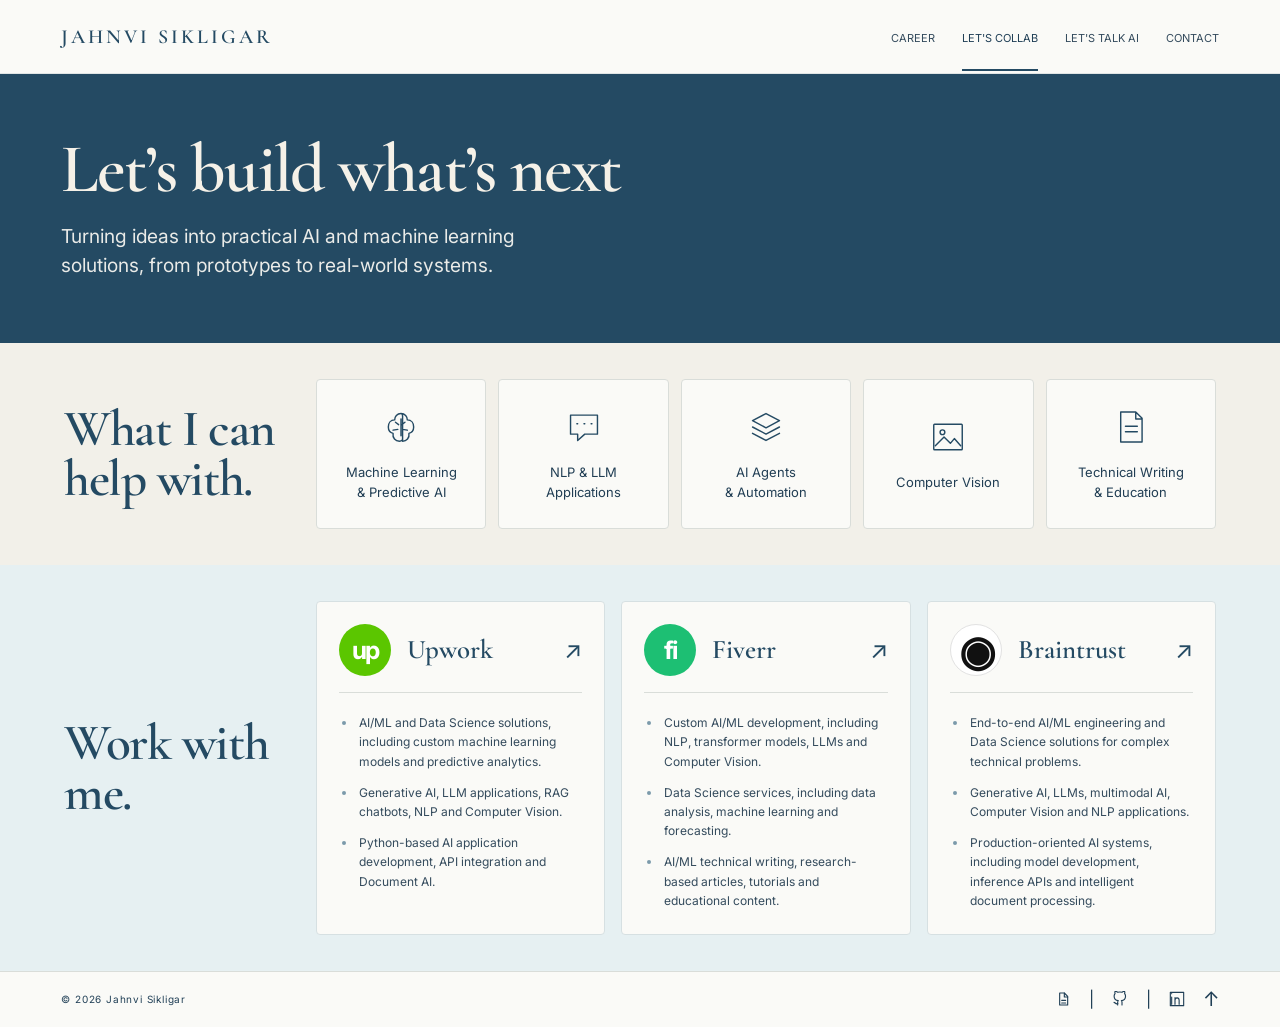
<file: html/lets-collab.html>
<!DOCTYPE html>
<html lang="en">
<head>
    <meta charset="UTF-8">
    <meta name="viewport" content="width=device-width, initial-scale=1.0">
    <meta name="description" content="Explore Jahnvi Sikligar's AI and machine learning expertise and connect through Upwork, Fiverr, or Braintrust.">
    <title>Let's Collaborate | Jahnvi Sikligar</title>
    <link rel="stylesheet" href="../css/let-collab_style.css">
</head>

<body id="top">
    <header class="site-header">
        <a class="site-brand" href="../index.html">JAHNVI SIKLIGAR</a>
        <nav class="site-nav" aria-label="Main navigation">
            <a href="career.html">CAREER</a>
            <a href="lets-collab.html" aria-current="page">LET'S COLLAB</a>
            <a href="lets-talk-ai.html">LET'S TALK AI</a>
            <a href="contact.html">CONTACT</a>
        </nav>
    </header>
    <main>
        <section class="hero" aria-labelledby="hero-title">
            <div class="hero-copy">
                <!--<h1 id="hero-title">Let’s build what’s next<span>.</span></h1>-->
                <h1 id="hero-title">Let’s build what’s next</h1>
                <p>Turning ideas into practical AI and machine learning<br class="desktop-break"> solutions, from prototypes to real-world systems.</p>
            </div>
        </section>
        <section class="expertise section-shell" aria-labelledby="expertise-title">
            <div class="section-intro"><h2 id="expertise-title">What I can<br>help with.</h2><span class="short-rule" aria-hidden="true"></span></div>
                <div class="expertise-grid">
                    <article class="expertise-item"><svg viewBox="0 0 48 48" aria-hidden="true"><path d="M24 7c-5 0-8 4-8 8-5 0-8 4-8 9 0 4 2 7 6 8-1 6 3 10 8 10 2 0 3-1 4-2V10c0-2-1-3-2-3Zm0 0c5 0 8 4 8 8 5 0 8 4 8 9 0 4-2 7-6 8 1 6-3 10-8 10M17 18l4 3m-7 7 6-1m9-9-4 3m7 7-6-1M24 14v21"/></svg><p>Machine Learning<br>&amp; Predictive AI</p></article>
                    <article class="expertise-item"><svg viewBox="0 0 48 48" aria-hidden="true"><path d="M7 9h34v24H25l-9 8v-8H7zM15 20h1m8 0h1m8 0h1"/></svg><p>NLP &amp; LLM<br>Applications</p></article>
                    <article class="expertise-item"><svg viewBox="0 0 48 48" aria-hidden="true"><path d="m24 7 17 9-17 9-17-9 17-9Zm-17 17 17 9 17-9M7 32l17 9 17-9"/></svg><p>AI Agents<br>&amp; Automation</p></article>
                    <article class="expertise-item"><svg viewBox="0 0 48 48" aria-hidden="true"><rect x="6" y="8" width="36" height="32" rx="1"/><circle cx="17" cy="18" r="3"/><path d="m8 35 11-11 8 8 5-6 8 9"/></svg><p>Computer Vision</p></article>
                    <article class="expertise-item"><svg viewBox="0 0 48 48" aria-hidden="true"><path d="M11 5h19l8 8v30H11zM30 5v9h8M17 23h15M17 30h15"/></svg><p>Technical Writing<br>&amp; Education</p></article>
                </div>
        </section>
        <section class="platforms" aria-labelledby="platforms-title">
            <div class="platforms-inner">
                <h2 id="platforms-title">Work with<br>me.</h2><span class="short-rule" aria-hidden="true"></span>
                <div class="platform-grid">
                <a class="platform-card upwork" href="https://www.upwork.com/freelancers/~01fb74bff2c683a80e?mp_source=share" target="_blank" rel="noopener noreferrer" aria-label="View my Upwork profile">
                <div class="platform-card-heading"><span class="platform-logo" aria-hidden="true">up</span><span class="platform-name">Upwork</span><span class="platform-arrow" aria-hidden="true">↗</span></div>
                <ul class="platform-description"><li>AI/ML and Data Science solutions, including custom machine learning models and predictive analytics.</li><li>Generative AI, LLM applications, RAG chatbots, NLP and Computer Vision.</li><li>Python-based AI application development, API integration and Document AI.</li></ul></a>

                <a class="platform-card fiverr" href="https://www.fiverr.com/s/wbkadzK" target="_blank" rel="noopener noreferrer" aria-label="View my Fiverr profile">
                <div class="platform-card-heading"><span class="platform-logo" aria-hidden="true">fi</span><span class="platform-name">Fiverr</span><span class="platform-arrow" aria-hidden="true">↗</span></div>
                <ul class="platform-description"><li>Custom AI/ML development, including NLP, transformer models, LLMs and Computer Vision.</li><li>Data Science services, including data analysis, machine learning and forecasting.</li><li>AI/ML technical writing, research-based articles, tutorials and educational content.</li></ul></a>

                <a class="platform-card braintrust" href="https://app.usebraintrust.com/talent/206817/" target="_blank" rel="noopener noreferrer" aria-label="View my Braintrust profile">
                <div class="platform-card-heading"><span class="platform-logo" aria-hidden="true">◉</span><span class="platform-name">Braintrust</span><span class="platform-arrow" aria-hidden="true">↗</span></div>
                <ul class="platform-description"><li>End-to-end AI/ML engineering and Data Science solutions for complex technical problems.</li><li>Generative AI, LLMs, multimodal AI, Computer Vision and NLP applications.</li><li>Production-oriented AI systems, including model development, inference APIs and intelligent document processing.</li></ul></a>
                </div>
            </div>
        </section>
    </main>
    <footer class="career-footer">
        <p>© 2026 Jahnvi Sikligar</p>
        <nav class="career-footer-links" aria-label="Quick links">
            <a href="https://drive.google.com/file/d/1fbDe1WRoLAM9IEWH1a6erwaehUJIKIuO/view?usp=sharing" target="_blank" rel="noopener noreferrer" aria-label="Resume" title="Resume"><svg viewBox="0 0 24 24" aria-hidden="true"><path d="M7 3h7l5 5v13H7z"/><path d="M14 3v6h5M10 14h6M10 18h6"/></svg></a>
            <span aria-hidden="true">|</span>
            <a href="https://github.com/jahnvisikligar" target="_blank" rel="noopener noreferrer" aria-label="GitHub" title="GitHub"><svg viewBox="0 0 24 24" aria-hidden="true"><path d="M9 19c-4 1.3-4-2-6-2m12 4v-3.9a3.4 3.4 0 0 0-.9-2.7c3-.3 6.2-1.5 6.2-6.7a5.2 5.2 0 0 0-1.4-3.6 4.8 4.8 0 0 0-.1-3.6s-1.1-.4-3.7 1.4a13 13 0 0 0-6.7 0C5.8.1 4.7.5 4.7.5a4.8 4.8 0 0 0-.1 3.6 5.2 5.2 0 0 0-1.4 3.6c0 5.2 3.2 6.4 6.2 6.7a3.4 3.4 0 0 0-.9 2.7V21"/></svg></a>
            <span aria-hidden="true">|</span>
            <a href="https://www.linkedin.com/in/jahnvi-sikligar" target="_blank" rel="noopener noreferrer" aria-label="LinkedIn" title="LinkedIn"><svg viewBox="0 0 24 24" aria-hidden="true"><path d="M4 9v11M4 4h.01M9 20v-6.2c0-2.2 1.2-3.5 3.1-3.5s3.1 1.3 3.1 3.5V20M9 10v10M2 2h20v20H2z"/></svg></a>
            <a class="back-to-top" href="#top" aria-label="Back to top" title="Back to top">↑</a>
        </nav>
    </footer>
</body>
</html>
</file>
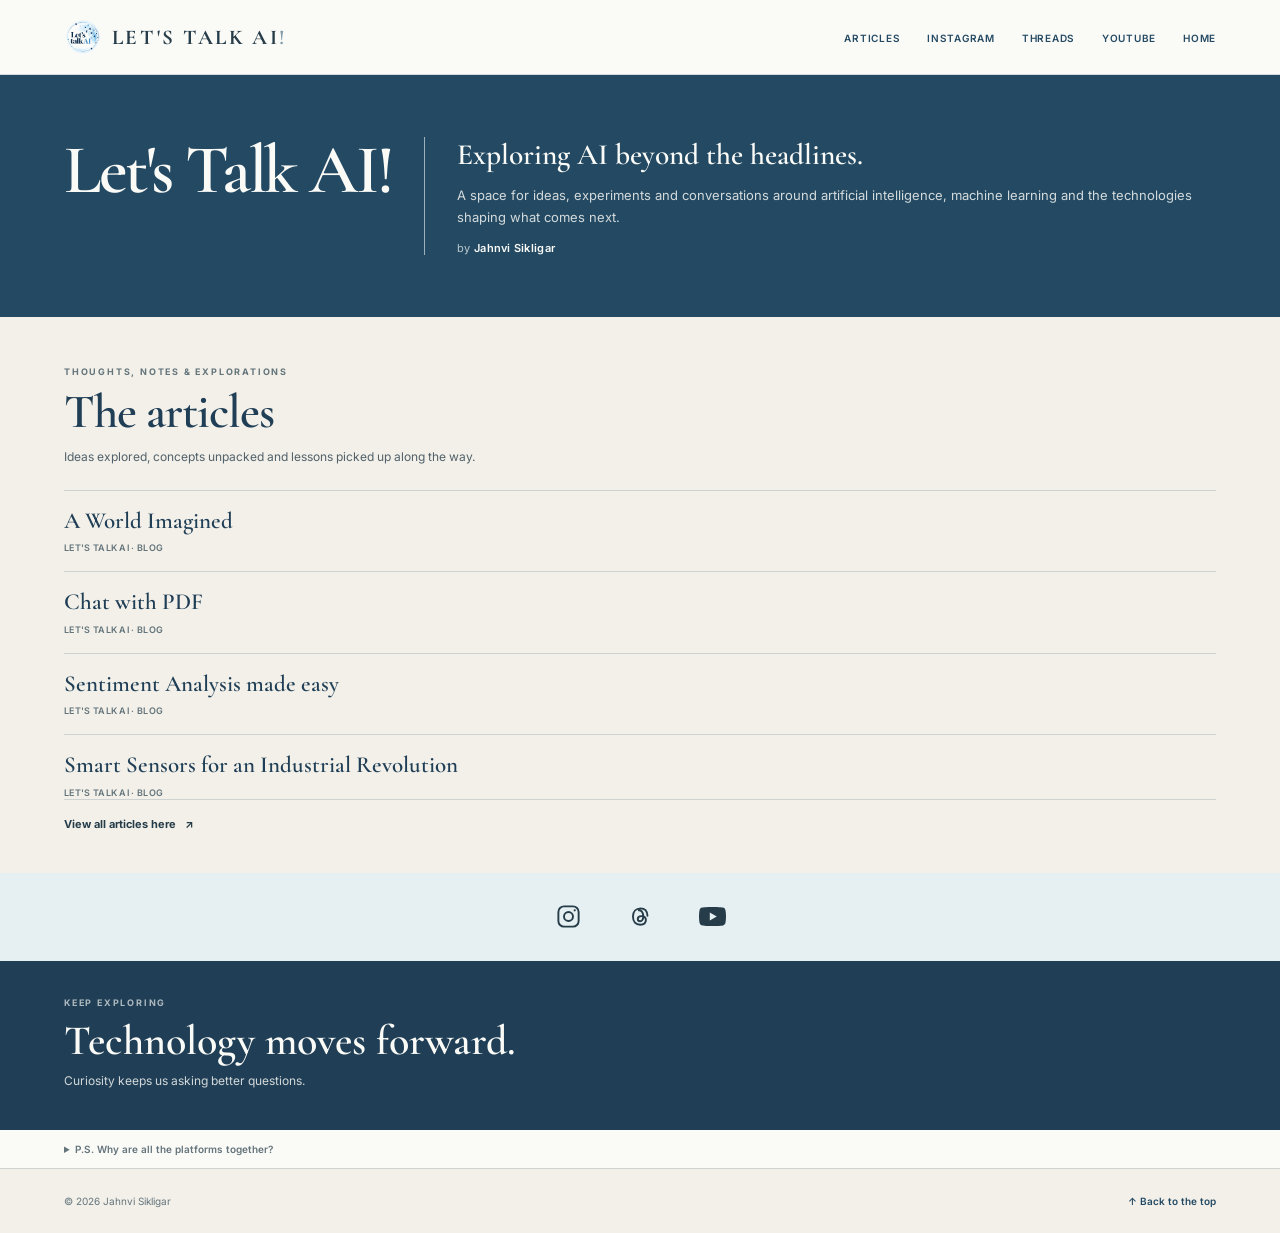
<file: html/lets-talk-ai.html>
<!DOCTYPE html>
<html lang="en-GB">
<head>
    <meta charset="UTF-8">
    <meta name="viewport" content="width=device-width, initial-scale=1.0">
    <meta name="description" content="Let's Talk AI explores artificial intelligence beyond the headlines through ideas, experiments and conversations. A publication by Jahnvi Sikligar.">
    <meta name="theme-color" content="#203F56">
    <title>Let's Talk AI | Ideas, Experiments & Conversations</title>
    <link rel="preconnect" href="https://fonts.googleapis.com">
    <link rel="preconnect" href="https://fonts.gstatic.com" crossorigin>
    <link href="https://fonts.googleapis.com/css2?family=Cormorant+Garamond:wght@500;600;700&family=Inter:wght@400;500;600;700&display=swap" rel="stylesheet">
    <link rel="stylesheet" href="../css/lets-talk-ai_style.css">
</head>
<body class="lta-page" id="top">
    <header class="site-header">
        <div class="header-inner">
            <!--<a class="brand" href="#top" aria-label="Let's Talk AI home">LET'S TALK AI<span class="brand-period"><!DOCTYPE html>-->
            <a class="brand" href="#top" aria-label="Let's Talk AI home">
                <img
                    id="lets-talk-ai-logo"
                    class="brand-logo"
                    alt=""
                >
                <span>LET'S TALK AI<span class="brand-period">!</span></span>
            </a>    
            <html lang="en">
            <head>
                <meta charset="UTF-8">
                <meta name="viewport" content="width=device-width, initial-scale=1.0">
                <title>Document</title>
            </head>
            <body>
                
            </body>
            </html></span></a>
            <nav class="main-nav" aria-label="Main navigation">
                <a href="#articles">ARTICLES</a>
                <a href="#instagram">INSTAGRAM</a>
                <a href="#threads">THREADS</a>
                <a href="#youtube">YOUTUBE</a>
                <a href="../index.html">HOME</a>
            </nav>
        </div>
    </header>

    <main>
        <section class="hero" aria-labelledby="hero-title">
            <div class="hero-inner">
                <div class="hero-heading-row">
                    <h1 id="hero-title">Let's Talk AI!</h1>
                    <div class="hero-support">
                        <p class="hero-lead">Exploring AI beyond the headlines.</p>
                        <p class="hero-description">A space for ideas, experiments and conversations around artificial intelligence, machine learning and the technologies shaping what comes next.</p>
                        <p class="hero-byline">by <span>Jahnvi Sikligar</span></p>
                    </div>
                </div>
            </div>
            <!--<span class="hero-orbit hero-orbit-one" aria-hidden="true"></span>-->
            <!--<span class="hero-orbit hero-orbit-two" aria-hidden="true"></span>-->
        </section>

        <section class="articles-section" id="articles" aria-labelledby="articles-title">
            <div class="section-inner articles-inner">
                <div class="section-heading">
                    <p class="section-kicker">THOUGHTS, NOTES & EXPLORATIONS</p>
                    <h2 id="articles-title">The articles</h2>
                    <p class="section-intro">Ideas explored, concepts unpacked and lessons picked up along the way.</p>
                </div>

                <div class="article-archive" id="article-archive" tabindex="0" aria-label="Published articles, scrollable">
                    <div class="article-list">
                        <article class="article-item">
                            <h3><a href="https://letstalkai.hashnode.dev/a-world-imagined" target="_blank" rel="noopener noreferrer">A World Imagined</a></h3>
                            <p class="article-meta">LET'S TALK AI · BLOG</p>
                        </article>
                        <article class="article-item">
                            <h3><a href="https://letstalkai.hashnode.dev/how-to-build-a-langchain-pdf-qna-system" target="_blank" rel="noopener noreferrer">Chat with PDF</a></h3>
                            <p class="article-meta">LET'S TALK AI · BLOG</p>
                        </article>
                        <article class="article-item">
                            <h3><a href="https://letstalkai.hashnode.dev/sentiment-analysis-with-bert-using-huggingface-and-streamlit" target="_blank" rel="noopener noreferrer">Sentiment Analysis made easy</a></h3>
                            <p class="article-meta">LET'S TALK AI · BLOG</p>
                        </article>
                        <article class="article-item">
                            <h3><a href="https://letstalkai.hashnode.dev/smart-sensors-for-an-industrial-revolution-1" target="_blank" rel="noopener noreferrer">Smart Sensors for an Industrial Revolution</a></h3>
                            <p class="article-meta">LET'S TALK AI · BLOG</p>
                        </article>
                        <article class="article-item">
                            <h3><a href="https://letstalkai.hashnode.dev/building-a-career-in-ai" target="_blank" rel="noopener noreferrer">Building a Career in AI</a></h3>
                            <p class="article-meta">LET'S TALK AI · BLOG</p>
                        </article>
                    </div>
                </div>

                <a class="all-articles-link" href="https://letstalkai.hashnode.dev/" target="_blank" rel="noopener noreferrer">View all articles here <span aria-hidden="true">↗</span></a>
            </div>
        </section>

        <section class="social-strip" aria-label="Let's Talk AI social channels">
            <div class="social-links">
                <a class="social-link" id="instagram" href="https://www.instagram.com/l_t_ai/" target="_blank" rel="noopener noreferrer" aria-label="Let's Talk AI on Instagram" title="Instagram">
                    <svg viewBox="0 0 24 24" aria-hidden="true"><rect x="3" y="3" width="18" height="18" rx="5"></rect><circle cx="12" cy="12" r="4"></circle><circle class="icon-fill" cx="17.5" cy="6.5" r="1"></circle></svg>
                </a>
                <a class="social-link threads-link" id="threads" href="https://www.threads.net/@l_t_ai" target="_blank" rel="noopener noreferrer" aria-label="Let's Talk AI on Threads" title="Threads">
                    <svg viewBox="0 0 24 24" aria-hidden="true"><path d="M18.2 11.3c-.2-4.1-2.4-6.5-6.2-6.5-4.1 0-6.7 2.8-6.7 7.3 0 4.6 2.5 7.2 6.5 7.2 3 0 5-1.6 5-4.1 0-2.2-1.5-3.5-4-3.5-2 0-3.2 1-3.2 2.5 0 1.2.9 2 2.1 2 2.1 0 3.1-2.4 2.7-5.6-.4-2.9-1.8-4.2-3.9-4.2"></path></svg>
                </a>
                <a class="social-link" id="youtube" href="https://www.youtube.com/@jahnvisikligar7397" target="_blank" rel="noopener noreferrer" aria-label="Let's Talk AI on YouTube" title="YouTube">
                    <svg viewBox="0 0 24 24" aria-hidden="true"><path class="icon-fill" d="M23.5 6.2a3 3 0 0 0-2.1-2.1C19.5 3.6 12 3.6 12 3.6s-7.5 0-9.4.5A3 3 0 0 0 .5 6.2 31 31 0 0 0 0 12a31 31 0 0 0 .5 5.8 3 3 0 0 0 2.1 2.1c1.9.5 9.4.5 9.4.5s7.5 0 9.4-.5a3 3 0 0 0 2.1-2.1A31 31 0 0 0 24 12a31 31 0 0 0-.5-5.8ZM9.6 15.6V8.4l6.2 3.6-6.2 3.6Z"></path></svg>
                </a>
            </div>
        </section>

        <section class="keep-exploring" aria-labelledby="exploring-title">
            <div class="section-inner exploring-inner">
                <p class="section-kicker">KEEP EXPLORING</p>
                <h2 id="exploring-title">Technology moves forward.</h2>
                <p>Curiosity keeps us asking better questions.</p>
            </div>
        </section>

        <details class="ps-note">
            <summary> P.S. Why are all the platforms together?</summary>
            <p>Let's Talk AI is still growing. Each platform is finding its own rhythm and content identity, so for now this page brings the channels together while that work continues. The conversations may take different forms, but they belong to the same wider curiosity about AI.</p>
        </details>
    </main>
    
    <!--
    <footer class="site-footer">
        <p>© 2026 Jahnvi Sikligar</p>
        <a href="#top"><span aria-hidden="true">↑</span> Back to the top</a>
    </footer>
    -->

    <footer class="site-footer">
        <div class="footer-inner">
            <p>© 2026 Jahnvi Sikligar</p>
            <a href="#top"><span aria-hidden="true">↑</span> Back to the top</a>
        </div>
    </footer>

    <script src="../assets/lets-talk-ai-logo.js"></script>
    <script>
        const letsTalkAiLogo = document.getElementById("lets-talk-ai-logo");

        if (letsTalkAiLogo && window.letsTalkAiLogoData) {
            letsTalkAiLogo.src = window.letsTalkAiLogoData;
        }
    </script>

</body>
</html>
</file>
<file: css/index_style.css>
@import url('https://fonts.googleapis.com/css2?family=Cormorant+Garamond:wght@500;600;700&family=Inter:wght@400;500;600;700&display=swap');

:root {
    --primary-blue: #244A63;
    --deep-blue: #203F56;
    --pale-blue: #E6F0F2;
    --off-white: #FAFAF7;
    --ivory: #F5F1E8;
    --linen: #F2F0E9;
    --ink: var(--deep-blue);
    --muted: rgba(32, 63, 86, 0.72);
    --line: rgba(32, 63, 86, 0.18);
}

* { box-sizing: border-box; }
html { scroll-behaviour: smooth; scroll-behavior: smooth; }
body {
    margin: 0; color: var(--ink); background: var(--ivory);
    font-family: "Inter", sans-serif; -webkit-font-smoothing: antialiased;
    text-rendering: optimizeLegibility;
}
a { color: inherit; }

/* ORIGINAL HEADER STYLING: retained */
.site-header {
    position: relative; z-index: 10; background: var(--off-white);
    border-bottom: 1px solid rgba(32, 63, 86, 0.16);
}
.navbar { width: 100%; min-height: 78px; display: grid; align-items: stretch; }
.nav-links { width: 100%; display: grid; grid-template-columns: repeat(3, minmax(0, 1fr)); }
.nav-links a {
    position: relative; display: grid; place-items: center; min-height: 78px;
    padding: 0 18px; color: var(--deep-blue); font-size: 11px; font-weight: 600;
    letter-spacing: 0.20em; text-decoration: none; text-transform: uppercase;
    transition: color 220ms ease, background-color 220ms ease;
}
.nav-links a + a { border-left: 1px solid rgba(32, 63, 86, 0.10); }
.nav-links a::after {
    content: ""; position: absolute; left: 28%; right: 28%; bottom: 16px;
    height: 1px; background: currentColor; transform: scaleX(0);
    transform-origin: center; transition: transform 220ms ease;
}
.nav-links a:hover, .nav-links a:focus-visible { color: var(--primary-blue); background: rgba(230, 240, 242, 0.62); }
.nav-links a:hover::after, .nav-links a:focus-visible::after { transform: scaleX(1); }

.home-intro { padding: 36px 4.2% 0; background: var(--ivory); }
.home-hero {
    width: min(100%, 1440px); margin: 0 auto; min-height: 520px;
    display: grid; grid-template-columns: minmax(0, 1.12fr) minmax(0, 0.88fr);
    align-items: center; gap: clamp(30px, 3.4vw, 54px);
    padding: 0 0 38px;
}
.hero-copy { min-width: 0; padding: 18px 0; }
.hero-role {
    margin: 0; color: #56758A; font-size: clamp(12px, 1.15vw, 17px);
    font-weight: 500; letter-spacing: 0.22em; line-height: 1.5; text-transform: uppercase;
}
.hero-role span { color: #9CB5C1; }
.hero-rule { display: block; width: 58px; height: 2px; margin: 26px 0 27px; background: var(--primary-blue); }
.hero-copy h1 {
    margin: 0; color: #17476B; font-family: "Cormorant Garamond", serif;
    font-size: clamp(50px, 5.3vw, 78px); font-weight: 600;
    line-height: 0.93; letter-spacing: -0.035em;
}
.hero-period { color: #9CB5C1; }
.hero-description {
    max-width: 610px; margin: 34px 0 0; color: #315B78;
    font-size: clamp(16px, 1.55vw, 23px); line-height: 1.55; font-weight: 400;
}
.hero-expertise {
    display: flex; flex-wrap: wrap; align-items: center; gap: 7px 10px;
    max-width: 650px; margin: 30px 0 0; color: var(--primary-blue);
    font-size: 11px; font-weight: 700; letter-spacing: 0.12em; line-height: 1.8;
}
.expertise-dot { color: #8AA8B7; }
.hero-portrait {
    position: relative; min-width: 0; width: 100%; max-width: 620px;
    justify-self: end; background: var(--primary-blue);
}
.hero-portrait img {
    display: block; width: 100%; height: auto; aspect-ratio: 1.096 / 1;
    object-fit: cover; object-position: center;
}
.portrait-tag { position: absolute; z-index: 1; color: #F5F1E8; font-size: 9px; font-weight: 600; letter-spacing: 0.17em; }
.portrait-tag-top { top: 17px; left: 18px; }
.portrait-tag-side {
    top: 50%; right: 12px; writing-mode: vertical-rl; transform: translateY(-50%);
    text-shadow: 0 1px 8px rgba(0,0,0,.35);
}
.portrait-caption {
    position: absolute; left: 0; right: 0; bottom: 0; display: flex; justify-content: space-between;
    gap: 8px; padding: 13px 17px; color: #F5F1E8;
    background: linear-gradient(transparent, rgba(16, 44, 64, .72));
    font-size: 9px; font-weight: 600; letter-spacing: .16em;
}

.hero-quick-links {
    width: min(100%, 1440px); min-height: 96px; margin: 0 auto;
    display: grid; grid-template-columns: repeat(4, minmax(0, 1fr));
    align-items: stretch; border-top: 1px solid rgba(32, 63, 86, .28);
    border-bottom: 1px solid rgba(32, 63, 86, .28);
}
.hero-quick-links a {
    display: flex; align-items: center; justify-content: center; gap: 14px;
    min-width: 0; padding: 14px 10px; color: #17476B;
    font-family: "Cormorant Garamond", serif; font-size: clamp(17px, 1.65vw, 23px);
    font-weight: 600; text-decoration: none; transition: background 180ms ease, color 180ms ease;
}
.hero-quick-links a + a { border-left: 1px solid rgba(32, 63, 86, .28); }
.hero-quick-links a:hover, .hero-quick-links a:focus-visible { background: rgba(230, 240, 242, .65); color: #0E3553; }
.quick-link-icon { font-family: "Inter", sans-serif; font-size: 24px; line-height: 1; }
.quick-link-github { font-size: 27px; }

.about-reveal-trigger {
    width: 100%; min-height: 106px; display: flex; flex-direction: column;
    justify-content: center; align-items: center; gap: 7px; border: 0;
    padding: 15px 10px 19px; background: transparent; color: #56758A;
    font: 600 12px/1.4 "Inter", sans-serif; letter-spacing: .20em;
    cursor: pointer; transition: color 200ms ease;
}
.about-reveal-trigger:hover, .about-reveal-trigger:focus-visible { color: var(--primary-blue); }
.reveal-chevron { color: #17476B; font: 34px/0.8 "Inter", sans-serif; transition: transform 350ms ease; }
.about-reveal-trigger.is-open .reveal-chevron { transform: rotate(180deg); }
.about-details[hidden] { display: none; }
.about-details { opacity: 0; transform: translateY(46px); }
.about-details.is-revealed { animation: reveal-up 850ms cubic-bezier(.2,.7,.25,1) forwards; }
@keyframes reveal-up { to { opacity: 1; transform: translateY(0); } }

.about-section { padding: 76px max(6.5%, calc((100% - 1320px)/2)); }
.about-section-index {
    margin-bottom: 30px; color: #668398; font-size: 10px; font-weight: 700;
    letter-spacing: .19em; text-transform: uppercase;
}
.about-section-index span { padding: 0 7px; color: #A6B9C2; }
.about-kicker { margin: 0 0 18px; color: #668398; font-size: 11px; font-weight: 700; letter-spacing: .2em; }
.about-story { background: var(--off-white); }
.about-story-grid { display: grid; grid-template-columns: minmax(0, .9fr) minmax(0, 1.1fr); gap: clamp(35px, 6vw, 90px); }
.about-story-heading h2, .beyond-grid h2 {
    margin: 0; color: #17476B; font: 600 clamp(34px, 3.3vw, 49px)/1.04 "Cormorant Garamond", serif;
    letter-spacing: -.02em;
}
.about-story-copy { color: rgba(32,63,86,.86); font-size: 15px; line-height: 1.85; }
.about-story-copy p { margin: 0 0 17px; }
.beyond-section { background: var(--pale-blue); }
.beyond-grid { display: grid; grid-template-columns: minmax(0, 1fr) minmax(0, .85fr); gap: clamp(35px, 7vw, 100px); align-items: start; }
.beyond-grid h2 { max-width: 560px; }
.beyond-copy { color: rgba(32,63,86,.86); font-size: 15px; line-height: 1.8; }
.beyond-copy > p { margin: 0; }
.ask-me { margin-top: 30px; }
.ask-label { margin: 0 0 13px; color: var(--deep-blue); font: italic 600 21px "Cormorant Garamond", serif; }
.topic-list { display: flex; flex-wrap: wrap; gap: 9px; }
.topic-list span { padding: 7px 13px; border: 1px solid rgba(32,63,86,.28); border-radius: 30px; color: var(--deep-blue); font-size: 12px; }
.currently-section { background: var(--primary-blue); color: var(--off-white); }
.currently-section .about-section-index { color: #C0D5DF; }
.currently-section .about-section-index span { color: #8CAABA; }
.currently-section > h2 { margin: 0 0 36px; color: var(--off-white); font: 600 clamp(40px, 4vw, 58px) "Cormorant Garamond", serif; }
.currently-grid { display: grid; grid-template-columns: repeat(3, minmax(0,1fr)); gap: 30px; }
.currently-item { padding-top: 18px; border-top: 1px solid rgba(230,240,242,.4); }
.currently-number { color: #C0D5DF; font-size: 11px; letter-spacing: .15em; }
.currently-item h3 { margin: 17px 0 10px; color: #FFFFFF; font-size: 11px; letter-spacing: .16em; }
.currently-item p { margin: 0; color: rgba(250,250,247,.88); font-size: 14px; line-height: 1.8; }

/* ORIGINAL FOOTER STYLING: retained */
.site-footer {
    padding: 17px 24px; border-top: 1px solid rgba(32, 63, 86, 0.16);
    background: var(--linen); color: var(--muted); font-size: 11px;
    text-align: center; letter-spacing: 0.05em;
}
.site-footer p { margin: 0; }
:focus-visible { outline: 2px solid var(--primary-blue); outline-offset: 4px; }

@media (max-width: 1050px) {
    .home-intro { padding-left: 3.5%; padding-right: 3.5%; }
    .home-hero { min-height: 460px; gap: 28px; grid-template-columns: minmax(0,1.05fr) minmax(0,.95fr); }
    .hero-copy h1 { font-size: clamp(46px, 5.2vw, 64px); }
    .hero-description { font-size: 17px; }
    .hero-expertise { font-size: 10px; }
    .hero-quick-links a { font-size: 19px; gap: 9px; }
}
@media (max-width: 800px) {
    .home-intro { padding: 28px 5% 0; }
    .home-hero { grid-template-columns: 1fr; gap: 30px; min-height: auto; padding-bottom: 30px; }
    .hero-copy { padding: 25px 0 0; }
    .hero-copy h1 { font-size: clamp(54px, 9vw, 72px); }
    .hero-description { max-width: 650px; font-size: 18px; }
    .hero-portrait { width: min(100%, 620px); justify-self: center; }
    .hero-quick-links { grid-template-columns: repeat(2, minmax(0,1fr)); }
    .hero-quick-links a:nth-child(3) { border-left: 0; border-top: 1px solid rgba(32,63,86,.28); }
    .hero-quick-links a:nth-child(4) { border-top: 1px solid rgba(32,63,86,.28); }
    .about-story-grid, .beyond-grid { grid-template-columns: 1fr; gap: 25px; }
    .about-section { padding: 58px 7%; }
}
@media (max-width: 560px) {
    .navbar, .nav-links a { min-height: 60px; }
    .nav-links a { padding: 0 5px; font-size: 8px; letter-spacing: .09em; }
    .nav-links a::after { bottom: 10px; }
    .home-intro { padding: 18px 20px 0; }
    .home-hero { gap: 24px; }
    .hero-copy { padding-top: 20px; }
    .hero-role { font-size: 11px; letter-spacing: .15em; }
    .hero-rule { margin: 20px 0; }
    .hero-copy h1 { font-size: clamp(44px, 12vw, 58px); }
    .hero-description { margin-top: 22px; font-size: 16px; }
    .hero-expertise { margin-top: 20px; font-size: 9px; letter-spacing: .08em; gap: 4px 7px; }
    .portrait-tag { font-size: 7px; }
    .portrait-tag-top { top: 11px; left: 11px; }
    .portrait-tag-side { right: 7px; }
    .portrait-caption { padding: 10px; font-size: 7px; letter-spacing: .1em; }
    .hero-quick-links { min-height: 78px; }
    .hero-quick-links a { gap: 7px; padding: 12px 5px; font-size: 17px; }
    .quick-link-icon { font-size: 19px; }
    .about-reveal-trigger { min-height: 90px; font-size: 10px; }
    .about-section { padding: 48px 24px; }
    .about-section-index { margin-bottom: 23px; font-size: 9px; }
    .about-story-heading h2, .beyond-grid h2 { font-size: 37px; }
    .about-story-copy, .beyond-copy { font-size: 14px; }
    .currently-grid { grid-template-columns: 1fr; gap: 24px; }
    .currently-section > h2 { margin-bottom: 25px; }
}
@media (prefers-reduced-motion: reduce) {
    html { scroll-behavior: auto; }
    *, *::before, *::after { animation-duration: .01ms !important; transition-duration: .01ms !important; }
    .about-details.is-revealed { opacity: 1; transform: none; animation: none; }
}
</file>
<file: css/career_style.css>
/* Career-page palette overrides only; layout and components remain unchanged. */

/* Shared page reset and typography */
* {
    box-sizing: border-box;
}

html {
    scroll-behavior: smooth;
}

body {
    margin: 0;
    color: var(--ink);
    background: var(--ivory);
    font-family: "Inter", Arial, sans-serif;
    -webkit-font-smoothing: antialiased;
    text-rendering: optimizeLegibility;
}

:root {
        --paper: #FAFAF7;
        --ivory: #F5F1E8;
        --ink: #203F56;
        --muted: #526776;
        --blue: #244A63;
        --blue-deep: #203F56;
        --blue-soft: #244A63;
        --line: rgba(32, 63, 86, .16);
}
.site-header .navbar { display: flex; flex-direction: row; align-items: center; justify-content: space-between; gap: 28px; width: 100%; }
.career-entry-head { display: flex; align-items: flex-start; justify-content: space-between; gap: 20px; }
.career-title-group { min-width: 0; }
.career-title-group .career-company { margin: 3px 0 0; }
.career-title-group .career-location { margin: 3px 0 0; }
.career-title-group .career-company + .career-location { margin-top: 3px; }
.site-brand {
    color: #244a63; text-decoration: none; font: 600 20px/1 "Cormorant Garamond", Georgia, serif;
    letter-spacing: .15em; white-space: nowrap;
}
.site-brand:focus-visible { outline: 2px solid var(--blue-soft); outline-offset: 5px; }
.career-footer {
                    min-height: 56px; 
                    box-sizing: border-box; 
                    display: flex; 
                    align-items: center; 
                    justify-content: space-between; 
                    gap: 24px;
                    padding: 12px clamp(24px, 4.8vw, 76px); 
                    border-top: 1px solid var(--line);
                    background: #FAFAF7; 
                    color: #203F56;
                }
.career-footer p { 
                    margin: 0; 
                    color: #203F56; 
                    font-size: 10px; 
                    letter-spacing: .08em; 
                    text-transform: uppercase; 
                }
.career-footer-links { 
                        display: flex; 
                        align-items: center; 
                        justify-content: flex-end; 
                        flex-wrap: wrap; 
                        gap: 18px; 
                    }
.career-footer a { 
                    color: #203f56; 
                    text-decoration: none; 
                }
.career-footer a:hover { color: var(--blue-soft); }
.career-footer .back-to-top { 
                                font: 20px/1 Inter, sans-serif; 
                                padding-left: 0; 
                            }
.career-footer-links svg { 
                            width: 16px; 
                            height: 16px; 
                            display: block; 
                            fill: none; 
                            stroke: currentColor; 
                            stroke-width: 1.7; 
                            stroke-linecap: round; 
                            stroke-linejoin: round; 
                        }
.career-header {
    min-height: 74px; box-sizing: border-box; padding: 0 clamp(24px, 4.8vw, 76px);
    border-bottom: 1px solid rgba(32,63,86,.16); background: #FAFAF7;
    display: flex; align-items: center;
}
.career-header-inner {
    width: 100%; display: flex; align-items: center;
    justify-content: space-between; gap: 28px;
}
.career-header .site-brand {
    color: #244a63; text-decoration: none; font: 600 20px/1 "Cormorant Garamond", Georgia, serif;
    letter-spacing: .15em; white-space: nowrap;
}
.career-nav-links {
    display: flex; align-items: center; justify-content: flex-end; gap: clamp(15px, 2.1vw, 32px);
}
.career-nav-links a {
    padding: 28px 0 24px; border-bottom: 2px solid transparent;
    color: #203F56; font-size: 11px; font-weight: 400; letter-spacing: 0;
    text-decoration: none; white-space: nowrap;
}
.career-nav-links a:hover, .career-nav-links a[aria-current="page"] {
    border-bottom-color: #244a63; color: #203f56;
}
.career-nav-links a:focus-visible, .career-header .site-brand:focus-visible {
    outline: 2px solid var(--blue-soft); outline-offset: 4px;
}
/* Career hero matched to the full-width Let’s Collab hero. */
/* Hero styling mirrors the work-with-me repository's .hero rules. */
.career-hero {
    background: var(--blue);
    color: var(--paper);
    padding: clamp(42px, 5vw, 62px) clamp(24px, 4.8vw, 76px);
    overflow: hidden;
}
.career-hero-inner { max-width: none; margin: 0; }
.career-hero h1 {
    margin: 0; max-width: 1050px;
    font: 600 clamp(44px, 5.4vw, 76px)/.98 "Cormorant Garamond", Georgia, serif;
    letter-spacing: -.025em;
}
.career-hero p:last-child {
    margin: 18px 0 0; max-width: 760px;
    color: rgba(250,250,247,.94); font-size: clamp(15px, 1.5vw, 21px); line-height: 1.55;
}
.career-main { max-width: 1400px; margin: 0 auto; padding: 22px clamp(24px, 5vw, 78px) 42px; }
.career-section + .career-section { margin-top: 12px; padding-top: 22px; border-top: 1px solid var(--line); }
.career-section-label { color: var(--blue-soft); margin: 0 0 12px; }
.career-section h2 {
    font-family: "Cormorant Garamond", Georgia, serif; font-size: clamp(32px, 3.5vw, 42px);
    line-height: 1.05; font-weight: 600; color: #203F56; margin: 0 0 18px;
}
.career-timeline { position: relative; margin-left: 5px; }
.career-entry { display: grid; grid-template-columns: 20px minmax(0, 1fr); column-gap: 20px; }
.career-entry + .career-entry { margin-top: 0; }
.career-marker { display: flex; flex-direction: column; align-items: center; }
.career-marker::before { content: ""; width: 10px; height: 10px; border-radius: 50%; background: var(--blue); margin-top: 8px; flex: 0 0 auto; }
.career-entry:not(:last-child) .career-marker::after { content: ""; width: 1px; flex: 1; min-height: 30px; background: rgba(32,63,86,.22); }
.career-entry-content { padding: 14px 18px 16px; margin-bottom: 12px; background: #F2F0E9; border: 1px solid rgba(32,63,86,.12); border-radius: 5px; }
.career-entry:last-child .career-entry-content { padding-bottom: 16px; }

.career-entry h3 { margin: 0; color: var(--blue-deep); font: 600 22px/1.12 "Cormorant Garamond", Georgia, serif; }
.career-dates { color: var(--blue-soft); font-size: 11px; line-height: 1.5; font-weight: 600; white-space: nowrap; text-align: right; }
.career-meta { display: flex; flex-direction: column; align-items: flex-end; gap: 3px; min-width: 150px; flex: 0 0 auto; }
.career-meta .career-location { margin: 0; text-align: right; }
.career-company { margin: 3px 0 0; color: var(--ink); font: 500 16px/1.3 "Cormorant Garamond", Georgia, serif; }
.career-location { margin: 4px 0 8px; color: var(--muted); font-size: 12px; }
.career-description { max-width: 760px; margin: 0; color: #203F56; font-size: 13px; line-height: 1.65; }
.career-rule { border: 0; border-top: 1px solid var(--line); margin: 0 0 26px; }
.education-entry {
    padding: 14px 18px 16px;
    margin: 0 0 12px;
    background: #F2F0E9;
    border: 1px solid rgba(217,221,217,.55);
    border-radius: 5px;
}
.education-entry:last-child { margin-bottom: 0; }
.education-entry h3 {
    margin: 0;
    color: var(--blue-deep);
    font: 600 22px/1.12 "Cormorant Garamond", Georgia, serif;
}
.education-entry .career-company {
    margin: 3px 0 0;
    color: var(--ink);
    font: 500 16px/1.3 "Cormorant Garamond", Georgia, serif;
}
.education-entry .career-description {
    max-width: 760px;
    margin: 0;
    color: #526776;
    font-size: 13px;
    line-height: 1.65;
}
@media (max-width: 900px) {
    .career-header-inner { gap: 18px; }
    .career-header .site-brand { font-size: 17px; }
    .career-nav-links { gap: 14px; }
    .career-nav-links a { padding: 28px 0 24px; }
}
@media (max-width: 760px) {
    .career-header { min-height: 0; padding: 18px clamp(24px, 5vw, 78px); }
    .career-header-inner { align-items: flex-start; flex-direction: column; gap: 12px; }
    .career-nav-links { width: 100%; justify-content: space-between; gap: 10px; }
    .career-nav-links a { font-size: 10px; letter-spacing: 0; padding: 10px 0 13px; }
    .career-header .site-brand { font-size: 16px; letter-spacing: .07em; }
    .career-footer { align-items: center; flex-direction: row; gap: 14px; padding: 12px 24px; }
    .career-footer-links { justify-content: flex-start; gap: 14px; }
}
@media (max-width: 640px) {
    .career-hero { padding: 46px clamp(24px, 4.8vw, 76px) 42px; }
    .career-hero h1 { font-size: clamp(42px, 11vw, 58px); }
    .career-hero p:last-child { font-size: clamp(15px, 1.5vw, 21px); }
    .career-main { padding: 22px 24px 36px; }
    .career-section + .career-section { margin-top: 12px; padding-top: 22px; }
    .career-entry { grid-template-columns: 14px minmax(0,1fr); column-gap: 13px; }
    .career-entry-head { display: flex; flex-direction: column; gap: 2px; }
    .career-meta { align-items: flex-start; margin-top: 3px; }
    .career-meta .career-location { text-align: left; }
    .career-dates { display: block; text-align: left; margin-top: 5px; }
    .career-meta { align-items: flex-start; margin-top: 5px; }
    .career-meta .career-location { text-align: left; }
    .career-entry h3 { font-size: 19px; }
    .career-description { font-size: 13px; }
}

.career-filters {
    display: grid; grid-template-columns: .8fr 1.2fr .9fr .9fr; gap: 12px;
    margin: 0 0 28px; padding: 0 0 18px; border-bottom: 1px solid var(--line);
}
.career-filter {
    appearance: none; border: 1px solid rgba(36,74,99,.18); border-radius: 4px;
    background: #E6F0F2; color: var(--blue-deep); cursor: pointer;
    padding: 12px 14px; margin: 0;
    font: 500 16px/1.2 "Cormorant Garamond", Georgia, serif;
    transition: background 180ms ease, border-color 180ms ease;
}
.career-filter:first-child { padding-left: 14px; }
.career-filter:hover, .career-filter[aria-pressed="true"] {
    color: #FAFAF7; border-color: #244A63; background: #244A63;
}
.career-filter:focus-visible { outline: 2px solid var(--blue-soft); outline-offset: 3px; }
.recognition-grid {
    display: grid; grid-template-columns: repeat(4, minmax(0, 1fr));
    gap: 12px;
}
.recognition-item {
    min-width: 0; padding: 20px 18px 18px; background: #E6F0F2; border: 1px solid rgba(36,74,99,.18); border-radius: 4px;
}
.recognition-type {
    margin: 0 0 9px; color: var(--blue-soft); font-size: 9px;
    font-weight: 600; letter-spacing: .15em; text-transform: uppercase;
}
.recognition-item h3 {
    margin: 0 0 5px; color: #203F56;
    font: 600 24px/1.12 "Cormorant Garamond", Georgia, serif;
}
.recognition-source { margin: 0 0 10px; color: var(--ink); font-size: 12px; font-weight: 500; }
.recognition-description { margin: 0; max-width: 58ch; color: #203F56; font-size: 12px; line-height: 1.65; }
.recognition-link {
    display: inline-block; margin-top: 13px; color: #263e5b;
    font-size: 10px; font-weight: 600; letter-spacing: .1em;
    text-decoration: none; text-transform: uppercase;
    border-bottom: 1px solid rgba(38,62,91,.35); padding-bottom: 3px;
}
.recognition-link:hover { border-bottom-color: currentColor; color: var(--blue-soft); }
@media (max-width: 900px) { .recognition-grid { grid-template-columns: repeat(2, minmax(0, 1fr)); } }
@media (max-width: 640px) {
    .career-filters { display: grid; grid-template-columns: repeat(2, minmax(0, 1fr)); margin-bottom: 28px; }
    .career-filter, .career-filter:first-child { text-align: left; padding: 13px 8px; font-size: 9px; }
    .recognition-grid { grid-template-columns: minmax(0,1fr); }
    .recognition-item h3 { font-size: 24px; }
}


/* Mobile header and hero follow the Let's Collab responsive reference.
    All rules are mobile-only so desktop styling remains untouched. */
@media (max-width: 900px) {
    .career-header {
        align-items: flex-start;
        flex-direction: column;
        gap: 10px;
        padding: 18px clamp(24px, 4.8vw, 76px) 0;
    }
    .career-header-inner {
        align-items: flex-start;
        flex-direction: column;
        gap: 10px;
    }
    .career-header .site-brand {
        font-size: 20px;
        letter-spacing: .15em;
    }
    .career-nav-links {
        width: 100%;
        justify-content: space-between;
        gap: 10px;
    }
    .career-nav-links a {
        padding: 10px 0 13px;
        font-size: 10px;
    }
}
@media (max-width: 640px) {
    .career-hero {
        padding: 46px clamp(24px, 4.8vw, 76px) 42px;
    }
    .career-hero h1 {
        font-size: clamp(42px, 11vw, 58px);
        line-height: .98;
    }
    .career-hero p:last-child {
        margin-top: 18px;
        font-size: 15px;
        line-height: 1.55;
    }
}
@media (max-width: 380px) {
    .career-header .site-brand { font-size: 17px; }
    .career-nav-links { gap: 8px; }
    .career-nav-links a { font-size: 9px; }
}
</file>
<file: css/contact_style.css>
/* Contact page: styles scoped to contact.html only */

/* Shared page reset and typography */
* {
    box-sizing: border-box;
}

html {
    scroll-behavior: smooth;
}

body {
    margin: 0;
    font-family: "Inter", Arial, sans-serif;
    -webkit-font-smoothing: antialiased;
    text-rendering: optimizeLegibility;
}

.contact-page {
    --contact-primary: #244A63;
    --contact-deep: #203F56;
    --contact-pale: #E6F0F2;
    --contact-off-white: #FAFAF7;
    --contact-ivory: #F5F1E8;
    --contact-linen: #F2F0E9;
    --contact-ink: var(--contact-deep);
    --contact-muted: #52616a;
    --contact-line: rgba(32, 63, 86, .16);
    --contact-hero-text: #FAFAF7;
    min-height: 100vh;
    color: var(--contact-ink);
    background: var(--contact-linen);
}

.contact-header {
    position: relative;
    z-index: 10;
    min-height: 74px;
    padding: 0 clamp(24px, 4.8vw, 76px);
    display: flex;
    align-items: center;
    justify-content: space-between;
    gap: 28px;
    border-bottom: 1px solid var(--contact-line);
    background: var(--contact-off-white);
}

.contact-header-inner {
    width: 100%;
    display: flex;
    align-items: center;
    justify-content: space-between;
    gap: 28px;
}

.contact-brand {
    color: var(--contact-primary);
    font-family: "Cormorant Garamond", Georgia, serif;
    font-size: 20px;
    font-weight: 600;
    letter-spacing: .15em;
    text-decoration: none;
    white-space: nowrap;
}

.contact-nav-links {
    display: flex;
    align-items: center;
    justify-content: flex-end;
    gap: clamp(15px, 2.1vw, 32px);
}

.contact-nav-links a {
    position: relative;
    padding: 28px 0 24px;
    border-bottom: 2px solid transparent;
    color: var(--contact-primary);
    font-size: 11px;
    font-weight: 400;
    letter-spacing: 0;
    text-decoration: none;
    white-space: nowrap;
}

.contact-nav-links a:hover,
.contact-nav-links a[aria-current="page"] {
    border-bottom-color: var(--contact-primary);
    color: var(--contact-deep);
}

 .contact-brand:focus-visible,
.contact-nav-links a:focus-visible,
.contact-footer a:focus-visible {
    outline: 2px solid var(--contact-pale);
    outline-offset: 4px;
}

.contact-hero {
    position: relative;
    overflow: hidden;
    padding: clamp(42px, 5vw, 62px) clamp(24px, 4.8vw, 76px);
    color: var(--contact-hero-text);
    background: var(--contact-deep);
}

.contact-hero-inner {
    position: relative;
    z-index: 1;
    width: 100%;
    max-width: none;
    margin: 0 auto;
}

.contact-eyebrow,
.contact-section-label {
    margin: 0 0 18px;
    font-size: 10px;
    font-weight: 600;
    letter-spacing: .2em;
    line-height: 1.5;
    text-transform: uppercase;
}

.contact-eyebrow {
    color: rgba(250, 250, 247, .78);
}

.contact-hero h1 {
    max-width: 1050px;
    margin: 0;
    /*color: var(--left-text);*/
    color: var(--contact-hero-text);
    font-family: "Cormorant Garamond", Georgia, serif;
    font-size: clamp(44px, 5.4vw, 76px);
    font-weight: 600;
    letter-spacing: -.025em;
    line-height: .98;
}

.contact-hero-copy {
    max-width: 760px;
    margin: 18px 0 0;
    color: rgba(250, 250, 247, .92);
    font-size: clamp(15px, 1.5vw, 21px);
    line-height: 1.55;
}

.contact-main {
    display: grid;
    grid-template-columns: minmax(0, 1fr) minmax(0, .9fr);
    gap: clamp(36px, 6vw, 84px);
    width: 100%;
    max-width: none;
    margin: 0 auto;
    padding: clamp(40px, 4.2vw, 54px) clamp(24px, 4.8vw, 76px);
}

.contact-email-section,
.contact-details-section {
    min-width: 0;
}

.contact-section-label {
    margin-bottom: 10px;
    color: var(--contact-primary);
    font-size: 9px;
    letter-spacing: .17em;
}

.contact-email-section h2,
.contact-details-section h2 {
    margin: 0 0 10px;
    color: var(--contact-primary);
    font-family: "Cormorant Garamond", Georgia, serif;
    font-size: clamp(34px, 4vw, 46px);
    font-weight: 600;
    letter-spacing: -.015em;
    line-height: 1.05;
}

.contact-section-intro {
    max-width: 48ch;
    margin: 0 0 26px;
    color: #414b50;
    font-size: 13px;
    line-height: 1.8;
}

.contact-email-cta {
    display: inline-flex;
    align-items: center;
    gap: 16px;
    margin-top: 4px;
    color: var(--contact-primary);
    font-size: 15px;
    font-weight: 500;
    text-decoration: none;
    transition: color 180ms ease, transform 180ms ease;
}
.contact-email-cta svg {
    width: 36px;
    height: 36px;
    color: var(--contact-primary);
    flex: 0 0 auto;
}
.contact-email-cta:hover {
    color: var(--contact-primary);
    transform: translateX(3px);
}
.contact-email-arrow {
    color: var(--contact-primary);
    font-size: 19px;
}
.contact-desk-illustration {
    width: 100%;
    max-width: 590px;
    margin: 36px 0 0;
}
.contact-desk-illustration svg {
    display: block;
    width: 100%;
    height: auto;
}
.illustration-line {
    fill: none;
    stroke: var(--contact-primary);
    stroke-width: 1.5;
    stroke-linecap: round;
    stroke-linejoin: round;
}
.illustration-wash {
    stroke: none;
}
.illustration-wash-warm {
    fill: rgba(245, 241, 232, .9);
}
.illustration-wash-blue {
    fill: rgba(230, 240, 242, .95);
}

.contact-form-field {
    display: grid;
    gap: 7px;
}

.contact-form-field label {
    color: var(--contact-primary);
    font-size: 12px;
    font-weight: 600;
}

.contact-form-field label span {
    color: #9b6a35;
}

.contact-form-field input,
.contact-form-field textarea {
    width: 100%;
    min-width: 0;
    border: 1px solid var(--contact-line);
    border-radius: 2px;
    padding: 12px 13px;
    color: var(--contact-ink);
    background: var(--contact-linen);
    font: inherit;
    font-size: 13px;
    line-height: 1.5;
    transition: border-color 180ms ease, background-color 180ms ease;
}

.contact-form-field textarea {
    min-height: 132px;
    resize: vertical;
}

.contact-form-field input:focus,
.contact-form-field textarea:focus {
    border-color: var(--contact-primary);
    outline: 2px solid rgba(230, 240, 242, .8);
    background: var(--contact-off-white);
}

.contact-submit {
    display: inline-flex;
    align-items: center;
    justify-content: center;
    gap: 12px;
    width: 100%;
    min-height: 48px;
    margin-top: 2px;
    border: 1px solid var(--contact-primary);
    border-radius: 2px;
    padding: 12px 18px;
    color: var(--contact-hero-text);
    background: var(--contact-primary);
    font-family: "Cormorant Garamond", Georgia, serif;
    font-size: 18px;
    font-weight: 600;
    cursor: pointer;
    transition: color 180ms ease, background-color 180ms ease, transform 180ms ease;
}

.contact-submit:hover {
    color: var(--contact-primary);
    background: transparent;
    transform: translateY(-1px);
}

.contact-form-note {
    margin: 0;
    color: #52616a;
    font-size: 11px;
    line-height: 1.6;
}

.contact-details-section {
    border-left: 1px solid var(--contact-line);
    padding-left: clamp(28px, 4vw, 54px);
}

.contact-details-section .contact-section-intro {
    margin-bottom: 22px;
}

.contact-links {
    display: grid;
}

.contact-link {
    display: grid;
    grid-template-columns: 28px minmax(0, 1fr) 16px;
    align-items: center;
    gap: 13px;
    min-width: 0;
    padding: 9px 0;
    color: inherit;
    text-decoration: none;
    transition: color 180ms ease, padding 180ms ease;
}

.contact-link[href]:hover {
    padding-left: 4px;
    color: var(--contact-primary);
}
/*
.contact-link-icon {
    display: grid;
    place-items: center;
    width: 28px;
    height: 28px;
    color: var(--contact-primary);
    font-family: "Cormorant Garamond", Georgia, serif;
    font-size: 24px;
    line-height: 1;
}*/


.contact-link-icon {
    display: grid;
    place-items: center;
    width: 28px;
    height: 28px;
    color: var(--contact-primary);
    line-height: 1;
}

.contact-link-icon svg {
    display: block;
    width: 18px;
    height: 18px;
    fill: currentColor;
}


.contact-link-copy {
    display: grid;
    gap: 4px;
    min-width: 0;
}

.contact-link-title {
    color: var(--contact-primary);
    font-size: 12px;
    font-weight: 600;
}

.contact-link-value {
    overflow-wrap: anywhere;
    color: #414b50;
    font-size: 12px;
    line-height: 1.5;
}

.contact-link-arrow {
    justify-self: end;
    color: var(--contact-primary);
    font-size: 15px;
    opacity: 0;
    transition: opacity 180ms ease, transform 180ms ease;
}

.contact-link[href]:hover .contact-link-arrow {
    opacity: 1;
    transform: translate(2px, -2px);
}

.contact-link-pending .contact-link-value {
    /*color: var(--muted);*/
    color: var(--contact-muted);
    font-style: italic;
}

.contact-footer {
    min-height: 56px;
    display: flex;
    align-items: center;
    justify-content: space-between;
    gap: 24px;
    padding: 12px clamp(24px, 4.8vw, 76px);
    border-top: 1px solid var(--contact-line);
    color: #52616a;
    /*background: var(--paper);*/
    background: var(--contact-off-white);
}

.contact-footer p {
    margin: 0;
    color: #52616a;
    font-size: 10px;
    letter-spacing: .08em;
    text-transform: uppercase;
}

.contact-footer a {
    display: inline-flex;
    align-items: center;
    gap: 8px;
    color: var(--contact-deep);
    text-decoration: none;
    font: 500 15px "Cormorant Garamond", Georgia, serif;
}

.contact-footer a span {
    font: 20px/1 Inter, sans-serif;
}
.contact-footer a:hover {
    text-decoration: underline;
    text-underline-offset: 4px;
}

@media (max-width: 800px) {
    .contact-main {
        grid-template-columns: 1fr;
        gap: 42px;
    }

    .contact-details-section {
        border-top: 1px solid var(--contact-line);
        border-left: 0;
        padding: 36px 0 0;
    }
}

@media (max-width: 900px) {
    .contact-header {
        align-items: flex-start;
        flex-direction: column;
        gap: 10px;
        padding-top: 18px;
    }

    .contact-nav-links {
        width: 100%;
        justify-content: space-between;
        gap: 10px;
        overflow-x: auto;
    }

    .contact-nav-links a {
        padding: 10px 0 13px;
        font-size: 10px;
    }
}

@media (max-width: 640px) {
    .contact-header {
        padding-right: 20px;
        padding-left: 20px;
    }

    .contact-brand {
        font-size: 19px;
    }

    .contact-nav-links {
        justify-content: space-between;
        gap: 10px;
    }

    .contact-nav-links a {
        font-size: 9px;
    }

    .contact-hero {
        padding: 46px 24px 42px;
    }

    .contact-desk-illustration {
        margin-top: 34px;
    }

    .contact-hero-inner {
        width: 100%;
        max-width: none;
        padding: 0;
    }

    .contact-hero h1 {
        font-size: clamp(42px, 11vw, 58px);
    }

    .contact-hero-copy {
        margin-top: 18px;
        font-size: 15px;
        line-height: 1.55;
    }

    .contact-main {
        padding: 42px 24px;
    }

    .contact-email-section h2,
    .contact-details-section h2 {
        font-size: 38px;
    }

    .contact-footer {
        align-items: flex-start;
        flex-direction: column;
        gap: 10px;
        padding: 18px 24px;
    }
}



/* Mobile header and hero align with the Let's Collab responsive reference.
   Scoped to contact selectors and mobile widths only. */
@media (max-width: 900px) {
    .contact-header {
        align-items: flex-start;
        flex-direction: column;
        gap: 10px;
        padding: 18px clamp(24px, 4.8vw, 76px) 0;
    }
    .contact-header-inner {
        align-items: flex-start;
        flex-direction: column;
        gap: 10px;
    }
    .contact-brand {
        font-size: 20px;
        letter-spacing: .15em;
    }
    .contact-nav-links {
        width: 100%;
        justify-content: space-between;
        gap: 10px;
    }
    .contact-nav-links a {
        padding: 10px 0 13px;
        font-size: 10px;
    }
}
@media (max-width: 640px) {
    .contact-hero {
        padding: 46px clamp(24px, 4.8vw, 76px) 42px;
    }
    .contact-hero-inner {
        width: 100%;
        max-width: none;
        padding: 0;
    }
    .contact-hero h1 {
        font-size: clamp(42px, 11vw, 58px);
        line-height: .98;
    }
    .contact-hero-copy {
        margin-top: 18px;
        font-size: 15px;
        line-height: 1.55;
    }
}
@media (max-width: 380px) {
    .contact-brand { font-size: 17px; }
    .contact-nav-links { gap: 8px; }
    .contact-nav-links a { font-size: 9px; }
}
</file>
<file: css/let-collab_style.css>
@import url('https://fonts.googleapis.com/css2?family=Cormorant+Garamond:wght@500;600;700&family=Inter:wght@400;500;600;700&display=swap');
:root{
        --blue:#244a63;
        --blue-deep:#203f56;
        --ink:#244a63;
        --paper:#f5f1e8;
        --pale-blue:#e6f0f2;
        --line:#d9ddd9;
        --linen:#f2f0e9;
        --white:#fafaf7;
        --page-gutter:clamp(24px,4.8vw,76px);
        --section-gutter:clamp(24px,5vw,78px);
        --section-gap:clamp(24px,3vw,48px)
    }
*{
    box-sizing:border-box}html{scroll-behavior:smooth}body{margin:0;
    color:var(--ink);
    background:var(--paper);
    font-family:Inter,Arial,sans-serif}a{color:inherit
    }


.site-header{
                min-height:74px;
                padding:0 var(--page-gutter);
                display:flex;
                align-items:center;
                justify-content:space-between;
                gap:28px;
                background:var(--white);
                border-bottom:1px solid rgba(36,74,99,.12)
            }
.site-brand{
                font:600 20px/1 "Cormorant Garamond",Georgia,serif;
                letter-spacing:.15em;
                text-decoration:none;
                white-space:nowrap
            }
.site-nav{
            display:flex;
            align-items:center;
            justify-content:flex-end;
            gap:clamp(15px,2.1vw,32px)
        }
.site-nav a{
                padding:28px 0 24px;
                border-bottom:2px solid transparent;
                text-decoration:none;
                color:#344b5d;
                font-size:11px;
                white-space:nowrap
            }
.site-nav a:hover,
.site-nav a[aria-current=page]{
                                    border-bottom-color:var(--blue);
                                    color:var(--blue-deep)
                                }
.hero{
        background:var(--blue);
        color:var(--paper);
        padding:clamp(42px,5vw,62px) var(--page-gutter)
    }
.hero-copy{
            max-width:none;
            margin:0
          }
.hero h1{
            margin:0;max-width:1050px;
            font:600 clamp(44px,5.4vw,76px)/.98 "Cormorant Garamond",Georgia,serif;
            letter-spacing:-.025em
        }
.hero h1 span{color:#d8b17b}
.hero p{
            margin:18px 0 0;
            max-width:760px;
            color:rgba(251,249,243,.92);
            font-size:clamp(15px,1.5vw,21px);
            line-height:1.55
        }
.section-shell{
                padding:36px var(--section-gutter);
                background:var(--linen)}.expertise{display:grid;grid-template-columns:minmax(190px,.95fr) 4fr;align-items:center;gap:var(--section-gap)
              }
.section-intro h2,.platforms h2{
                                    margin:0;
                                    font:600 clamp(35px,4vw,52px)/.98 "Cormorant Garamond",Georgia,serif;
                                    letter-spacing:-.025em
                                }
.short-rule{display:none}
.expertise-grid{
                    display:grid;
                    grid-template-columns:repeat(5,minmax(0,1fr));
                    gap:12px
                }


.expertise-item{
                    min-height:150px;
                    padding:18px 10px 16px;
                    background:var(--white);
                    border:1px solid var(--line);
                    border-radius:4px;
                    display:flex;
                    flex-direction:column;
                    align-items:center;
                    justify-content:center;
                    gap:16px;
                    text-align:center
                }

.expertise-item svg{
                        width:38px;
                        height:38px;
                        fill:none;
                        stroke:var(--blue);
                        stroke-width:1.8;
                        stroke-linecap:round;
                        stroke-linejoin:round
                    }
.expertise-item p{
                    margin:0;
                    color:#213e54;
                    font-size:13px;
                    line-height:1.55
                }
.platforms{
            background:var(--pale-blue);
            padding:36px var(--section-gutter)
        }
.platforms-inner{
                    display:grid;
                    grid-template-columns:minmax(190px,.95fr) 4fr;
                    align-items:center;
                    gap:var(--section-gap);
                    max-width:none;margin:0}.platforms h2,.platform-grid{align-self:center
                }

.platforms h2{font-size:clamp(35px,4vw,52px)}
.platform-grid{
                grid-column:2;
                display:grid;
                grid-template-columns:repeat(3,minmax(0,1fr));
                gap:16px;min-width:0
              }
.platform-card{
                min-width:0;
                height:100%;
                min-height:300px;
                padding:22px 22px 24px;
                display:flex;
                flex-direction:column;
                align-items:stretch;
                gap:20px;
                background:var(--white);
                border:1px solid #d6e0e2;
                border-radius:4px;
                text-decoration:none;
                transition:border-color .2s ease,transform .2s ease
            }
.platform-card:hover{
                        border-color:#9db3c0;
                        transform:translateY(-2px)
                    }
.platform-logo{
                width:68px;
                height:68px;
                border-radius:50%;
                display:grid;
                place-items:center;
                color:white;
                font-size:30px;
                font-weight:700;
                letter-spacing:-.08em
            }
.upwork .platform-logo{background:#5bc600}
.fiverr .platform-logo{background:#1dbf73}
.braintrust .platform-logo{
                            background:#fff;
                            color:#111;
                            font-size:42px;
                            border:1px solid #e2e2e2
                        }
.platform-card-heading{
                        display:grid;
                        grid-template-columns:54px minmax(0,1fr) auto;
                        align-items:center;
                        gap:14px;
                        padding-bottom:16px;
                        border-bottom:1px solid var(--line)
                    }
.platform-logo{
                width:52px;
                height:52px;
                border-radius:50%;
                display:grid;
                place-items:center;
                color:white;
                font-size:25px;
                font-weight:700;
                letter-spacing:-.08em
            }
.platform-name{font:600 clamp(23px,2.1vw,31px)/1.1 "Cormorant Garamond",Georgia,serif}
.platform-arrow{
                    font-size:24px;
                    line-height:1
                }
.platform-description{
                        margin:0;
                        padding-left:18px;
                        display:grid;
                        gap:12px;
                        color:#344b5d;
                        font-size:12px;
                        line-height:1.6
                    }
.platform-description li{padding-left:2px}
.platform-description li::marker{color:#7b9aab}

.career-footer{
                min-height:56px;
                box-sizing:border-box;
                display:flex;
                align-items:center;
                justify-content:space-between;
                gap:24px;
                padding:12px var(--page-gutter);
                background:var(--white);
                border-top:1px solid var(--line);
                color:var(--blue-deep)
            }
.career-footer p{
                margin:0;
                color:var(--blue-deep);
                font-size:10px;
                letter-spacing:.08em;
                text-transform:none
            }
.career-footer-links{
                display:flex;
                align-items:center;
                justify-content:flex-end;
                flex-wrap:wrap;
                gap:18px
            }
.career-footer a{
                display:inline-flex;
                align-items:center;
                justify-content:center;
                color:var(--blue-deep);
                text-decoration:none
            }
.career-footer a:hover{color:var(--blue)}
.career-footer .back-to-top{
                font:20px/1 Inter,sans-serif;
                padding-left:0
            }
.career-footer-links svg{
                width:16px;
                height:16px;
                display:block;
                fill:none;
                stroke:currentColor;
                stroke-width:1.7;
                stroke-linecap:round;
                stroke-linejoin:round
            }
a:focus-visible{
                    outline:2px solid #668ba3;
                    outline-offset:4px
                }
@media(max-width:900px)
    {
        .site-header{
                        align-items:flex-start;
                        flex-direction:column;
                        gap:10px;
                        padding-top:18px
                   }
        .site-nav{
                    width:100%;
                    justify-content:space-between;
                    gap:10px;overflow-x:auto
                }
        .site-nav a{
                        padding:10px 0 13px;
                        font-size:10px
                    }
        .expertise{
                        grid-template-columns:1fr;
                        gap:24px
                    }
        .expertise-grid{grid-template-columns:repeat(3,minmax(0,1fr))}
        .platforms-inner{
                            grid-template-columns:1fr;
                            gap:24px
                        }
        .platform-grid{grid-column:1}}
@media(max-width:620px){
                            .hero{padding:46px var(--page-gutter) 42px}
                            .hero h1{font-size:clamp(42px,11vw,58px)}
                            .desktop-break{display:none}
                            .section-shell{padding:38px 20px}
                            .expertise-grid{
                                                grid-template-columns:repeat(2,minmax(0,1fr));
                                                gap:10px
                                            }
                            .expertise-item{
                                                min-height:155px;
                                                padding:18px 8px
                                            }
                            .platforms{padding:44px 20px}
                            .platform-grid{
                                            grid-template-columns:1fr;
                                            gap:12px
                                        }
                            .platform-card{
                                            min-height:0;
                                            padding:18px 18px 20px;
                                            gap:16px
                                        }
                            .platform-card-heading{
                                                    grid-template-columns:46px minmax(0,1fr) auto;
                                                    gap:10px;padding-bottom:12px
                                                }
                            .platform-logo{
                                            width:44px;
                                            height:44px;
                                            font-size:22px
                                        }
                            .braintrust .platform-logo{font-size:34px}
                            .platform-description{
                                                    font-size:13px;
                                                    gap:10px
                                                }
                            .platform-logo{
                                            width:54px;
                                            height:54px;
                                            font-size:25px
                                        }
                            .braintrust .platform-logo{font-size:42px}
                            
                            .career-footer{
                                            height:auto;
                                            min-height:56px;
                                            flex-direction:row;
                                            flex-wrap:wrap;
                                            gap:14px;
                                            padding:12px var(--page-gutter)
                                        }
                            .career-footer-links{
                                            justify-content:flex-end;
                                            gap:14px
                                        }
                        }
@media(max-width:380px){
                            .site-brand{font-size:17px}
                            .site-nav{gap:8px}
                            .site-nav a{font-size:9px}
                        }
</file>
<file: css/lets-talk-ai_style.css>
/* Let's Talk AI landing page
   Scoped to .lta-page to keep the portfolio's other pages independent. */



/* Let's Talk AI landing page
   Scoped to .lta-page to keep the portfolio's other pages independent. */

:root {
    color-scheme: light;
}

* {
    box-sizing: border-box;
}

html {
    scroll-behavior: smooth;
    scroll-padding-top: 82px;
}

body {
    margin: 0;
    -webkit-font-smoothing: antialiased;
    text-rendering: optimizeLegibility;
}

.lta-page {
    --navy: #203F56;
    --blue: #244A63;
    --pale-blue: #E6F0F2;
    --linen: #F2F0E9;
    --off-white: #FAFAF7;
    --ink: #263C49;
    --muted: #64747B;
    --line: rgba(32, 63, 86, .17);
    min-height: 100vh;
    color: var(--ink);
    background: var(--off-white);
    font-family: "Inter", Arial, sans-serif;
}

.lta-page a {
    color: inherit;
}

/* Header */

.site-header {
    position: relative;
    z-index: 5;
    min-height: 74px;
    padding: 0 clamp(22px, 5vw, 76px);
    background: var(--off-white);
    border-bottom: 1px solid var(--line);
}

.header-inner {
    width: 100%;
    max-width: 1440px;
    min-height: 74px;
    margin: 0 auto;
    display: flex;
    align-items: center;
    justify-content: space-between;
    gap: 28px;
}
/*
.brand {
    flex: 0 0 auto;
    color: var(--blue);
    font-family: "Cormorant Garamond", Georgia, serif;
    font-size: 21px;
    font-weight: 700;
    letter-spacing: .11em;
    text-decoration: none;
    white-space: nowrap;
}*/

.brand {
    display: inline-flex;
    align-items: center;
    gap: 10px;
    flex: 0 0 auto;
    color: var(--blue);
    font-family: "Cormorant Garamond", Georgia, serif;
    font-size: 21px;
    font-weight: 700;
    letter-spacing: .11em;
    text-decoration: none;
    white-space: nowrap;
}

.brand-logo {
    width: 38px;
    height: 38px;
    display: block;
    flex: 0 0 auto;
    object-fit: contain;
}

.brand-period,
.hero-period {
    color: #829CA8;
}

.main-nav {
    display: flex;
    align-items: center;
    justify-content: flex-end;
    gap: clamp(14px, 2.1vw, 32px);
}

.main-nav a {
    padding: 28px 0 25px;
    border-bottom: 2px solid transparent;
    color: var(--blue);
    font-size: 10px;
    font-weight: 600;
    letter-spacing: .075em;
    text-decoration: none;
    white-space: nowrap;
    transition: border-color 160ms ease, color 160ms ease;
}

.main-nav a:hover {
    border-bottom-color: var(--blue);
    color: var(--navy);
}

/* Hero */

.hero {
    position: relative;
    display: flex;
    align-items: center;
    padding: clamp(42px, 5vw, 62px) clamp(22px, 5vw, 76px);
    color: var(--off-white);
    background: var(--blue);
}

.hero-inner {
    width: 100%;
    max-width: 1440px;
    margin: 0 auto;
}

/* Two-column hero with a straight divider */

.hero-heading-row {
    display: grid;
    grid-template-columns: max-content minmax(0, 1fr);
    column-gap: clamp(18px, 2.5vw, 36px);
    align-items: stretch;
}

.hero-title-block {
    min-width: 0;
    align-self: center;
}

.hero h1 {
    margin: 0;
    color: var(--off-white);
    font-family: "Cormorant Garamond", Georgia, serif;
    font-size: clamp(44px, 5.4vw, 76px);
    font-weight: 600;
    letter-spacing: -.035em;
    line-height: .98;
    white-space: nowrap;
}

.hero-support {
    min-width: 0;
    align-self: stretch;
    border-left: 1px solid rgba(230, 240, 242, .62);
    padding-left: clamp(18px, 2.5vw, 36px);
}

.hero-lead {
    margin: 0;
    color: var(--off-white);
    font-family: "Cormorant Garamond", Georgia, serif;
    font-size: clamp(22px, 2.3vw, 32px);
    font-weight: 600;
    line-height: 1.2;
}

.hero-lead strong {
    font-weight: 700;
}

.hero-description {
    max-width: 760px;
    margin: 12px 0 0;
    color: rgba(250, 250, 247, .82);
    font-size: 13px;
    line-height: 1.7;
}

.hero-byline {
    margin: 12px 0 0;
    color: rgba(250, 250, 247, .72);
    font-size: 11px;
    letter-spacing: .025em;
}

.hero-byline span {
    color: var(--off-white);
    font-weight: 600;
}

/* Article archive */

/*.articles-section {
    padding: 48px clamp(24px, 8vw, 120px) 42px;
    background: var(--linen);
}*/

.articles-section {
    padding: 48px clamp(22px, 5vw, 76px) 42px;
    background: var(--linen);
}

/*.section-inner {
    width: 100%;
    max-width: 1120px;
    margin: 0 auto;
}*/

.section-inner {
    width: 100%;
    max-width: 1440px;
    margin: 0 auto;
}


.articles-inner {
    display: flex;
    flex-direction: column;
}

.eyebrow,
.section-kicker {
    margin: 0 0 15px;
    font-size: 9px;
    font-weight: 700;
    letter-spacing: .2em;
    line-height: 1.6;
}

.eyebrow {
    color: rgba(250, 250, 247, .72);
}

.section-kicker {
    margin-bottom: 8px;
    color: var(--muted);
    font-size: 9px;
}

.section-heading h2 {
    margin: 0;
    color: var(--navy);
    font-family: "Cormorant Garamond", Georgia, serif;
    font-size: clamp(37px, 4vw, 48px);
    font-weight: 600;
    letter-spacing: -.02em;
    line-height: 1.05;
}

.section-intro {
    margin: 10px 0 22px;
    color: #52616A;
    font-size: 12px;
    line-height: 1.7;
}

.article-archive {
    max-height: 310px;
    overflow-y: auto;
    overscroll-behavior: contain;
    border-top: 1px solid var(--line);
    border-bottom: 1px solid var(--line);
    scrollbar-color: #9AADB4 transparent;
    scrollbar-width: thin;
}

.article-archive:focus-visible {
    outline: 2px solid var(--blue);
    outline-offset: 4px;
}

.archive-status {
    margin: 0;
    padding: 20px 0;
    color: var(--muted);
    font-size: 12px;
    line-height: 1.6;
}

.archive-fallback {
    color: var(--blue);
}

.article-item {
    padding: 17px 0 18px;
    border-bottom: 1px solid var(--line);
}

.article-item:last-child {
    border-bottom: 0;
}

.article-item h3 {
    margin: 0;
    color: var(--navy);
    font-family: "Cormorant Garamond", Georgia, serif;
    font-size: 23px;
    font-weight: 600;
    line-height: 1.2;
}

.article-item h3 a {
    text-decoration: none;
    text-underline-offset: 4px;
}

.article-item h3 a:hover {
    color: var(--blue);
    text-decoration: underline;
}

.article-meta {
    margin: 7px 0 0;
    color: var(--muted);
    font-size: 9px;
    font-weight: 600;
    letter-spacing: .035em;
}

.article-excerpt {
    max-width: 780px;
    margin: 8px 0 0;
    color: #52616A;
    font-size: 11px;
    line-height: 1.7;
}

.all-articles-link {
    align-self: flex-start;
    display: inline-flex;
    align-items: center;
    gap: 9px;
    margin-top: 17px;
    color: var(--blue);
    font-size: 11px;
    font-weight: 700;
    text-decoration: none;
}

.all-articles-link:hover {
    text-decoration: underline;
    text-underline-offset: 4px;
}

/* Three social links only */

.social-strip {
    min-height: 88px;
    display: flex;
    align-items: center;
    justify-content: center;
    padding: 18px 24px;
    background: var(--pale-blue);
}

.social-links {
    display: flex;
    align-items: center;
    justify-content: center;
    gap: 38px;
}

.social-link {
    width: 34px;
    height: 34px;
    display: grid;
    place-items: center;
    color: var(--blue);
    text-decoration: none;
    transition: color 160ms ease, transform 160ms ease;
}

.social-link:hover {
    color: var(--navy);
    transform: translateY(-2px);
}

.social-link svg {
    display: block;
    width: 27px;
    height: 27px;
    fill: none;
    stroke: currentColor;
    stroke-width: 1.7;
    stroke-linecap: round;
    stroke-linejoin: round;
}

.social-link .icon-fill {
    fill: currentColor;
    stroke: none;
}

.social-link:focus-visible,
.all-articles-link:focus-visible,
.site-footer a:focus-visible,
.brand:focus-visible,
.main-nav a:focus-visible,
.ps-note summary:focus-visible {
    outline: 2px solid var(--blue);
    outline-offset: 5px;
}

/* Closing thought */

/*.keep-exploring {
    padding: 35px clamp(24px, 8vw, 120px) 38px;
    color: var(--off-white);
    background: var(--navy);
}*/

.keep-exploring {
    padding: 35px clamp(22px, 5vw, 76px) 38px;
    color: var(--off-white);
    background: var(--navy);
}

.exploring-inner .section-kicker {
    color: rgba(250, 250, 247, .65);
}

.exploring-inner h2 {
    margin: 0;
    color: var(--off-white);
    font-family: "Cormorant Garamond", Georgia, serif;
    font-size: clamp(31px, 4vw, 42px);
    font-weight: 600;
    line-height: 1.08;
}

.exploring-inner > p:last-child {
    margin: 8px 0 0;
    color: rgba(250, 250, 247, .82);
    font-size: 12px;
    line-height: 1.7;
}

/* Quiet explanatory note, collapsed by default */

/*.ps-note {
    padding: 0 clamp(24px, 8vw, 120px);
    background: var(--off-white);
    color: var(--blue);
}*/

.ps-note {
    padding: 0 clamp(22px, 5vw, 76px);
    background: var(--off-white);
    color: var(--blue);
}

.ps-note summary {
    width: fit-content;
    padding: 13px 0;
    color: var(--muted);
    font-size: 10px;
    font-weight: 600;
    cursor: pointer;
    list-style-position: inside;
}

.ps-note p {
    max-width: 780px;
    margin: 0;
    padding: 0 0 16px 17px;
    color: #52616A;
    font-size: 11px;
    line-height: 1.75;
}

/* Footer */

/*.site-footer {
    min-height: 64px;
    display: flex;
    align-items: center;
    justify-content: space-between;
    gap: 20px;
    padding: 14px clamp(24px, 8vw, 120px);
    border-top: 1px solid var(--line);
    background: var(--linen);
}*/

.site-footer {
    padding: 14px clamp(22px, 5vw, 76px);
    border-top: 1px solid var(--line);
    background: var(--linen);
}

.footer-inner {
    width: 100%;
    max-width: 1440px;
    min-height: 36px;
    margin: 0 auto;
    display: flex;
    align-items: center;
    justify-content: space-between;
    gap: 20px;
}

.site-footer p {
    margin: 0;
    color: var(--muted);
    font-size: 10px;
}

.site-footer a {
    color: var(--blue);
    font-size: 10px;
    font-weight: 600;
    text-decoration: none;
}

.site-footer a:hover {
    text-decoration: underline;
    text-underline-offset: 4px;
}

/* Responsive layouts */

@media (max-width: 760px) {
    .site-header {
        padding: 0 22px;
    }

    .header-inner {
        min-height: 72px;
        align-items: flex-start;
        flex-direction: column;
        justify-content: center;
        gap: 5px;
        padding: 12px 0 10px;
    }

    .brand {
        font-size: 19px;
    }

    .main-nav {
        width: 100%;
        justify-content: flex-start;
        gap: clamp(13px, 3.5vw, 25px);
        overflow-x: auto;
        scrollbar-width: none;
    }

    .main-nav::-webkit-scrollbar {
        display: none;
    }

    .main-nav a {
        padding: 7px 0 5px;
        font-size: 9px;
    }

    .hero {
        padding: 42px 26px;
    }

    .hero-heading-row {
        grid-template-columns: max-content minmax(0, 1fr);
        column-gap: 18px;
    }

    .hero-support {
        padding-left: 18px;
    }
/*
    .hero-orbit-one {
        right: -210px;
    }

    .hero-orbit-two {
        right: -145px;
    }
*/
    .articles-section {
        padding: 38px 26px 34px;
    }

    .article-archive {
        max-height: 340px;
    }

    .keep-exploring {
        padding: 32px 26px 34px;
    }

    .ps-note {
        padding-right: 26px;
        padding-left: 26px;
    }

    .site-footer {
        padding-right: 26px;
        padding-left: 26px;
    }
}

@media (max-width: 420px) {
    .main-nav {
        gap: 15px;
    }

    .main-nav a {
        font-size: 8px;
        letter-spacing: .045em;
    }

    .hero {
        padding-top: 38px;
        padding-bottom: 38px;
    }

    .hero-heading-row {
        grid-template-columns: 1fr;
        row-gap: 16px;
    }

    .hero h1 {
        white-space: normal;
        font-size: clamp(42px, 11vw, 58px);
    }

    .hero-support {
        margin-left: 4px;
        border-top: 1px solid rgba(230, 240, 242, .62);
        border-left: 0;
        padding: 16px 0 0;
    }

    .hero-lead {
        font-size: clamp(21px, 6vw, 27px);
    }

    .hero-description {
        font-size: 12px;
    }

    .hero-byline {
        margin-top: 14px;
    }

    .social-links {
        gap: 32px;
    }

    .site-footer {
        align-items: flex-start;
        flex-direction: column;
        justify-content: center;
        gap: 7px;
    }
}

@media (prefers-reduced-motion: reduce) {
    html {
        scroll-behaviour: auto;
    }

    *,
    *::before,
    *::after {
        scroll-behaviour: auto !important;
        transition-duration: .01ms !important;
        animation-duration: .01ms !important;
        animation-iteration-count: 1 !important;
    }
}
</file>
